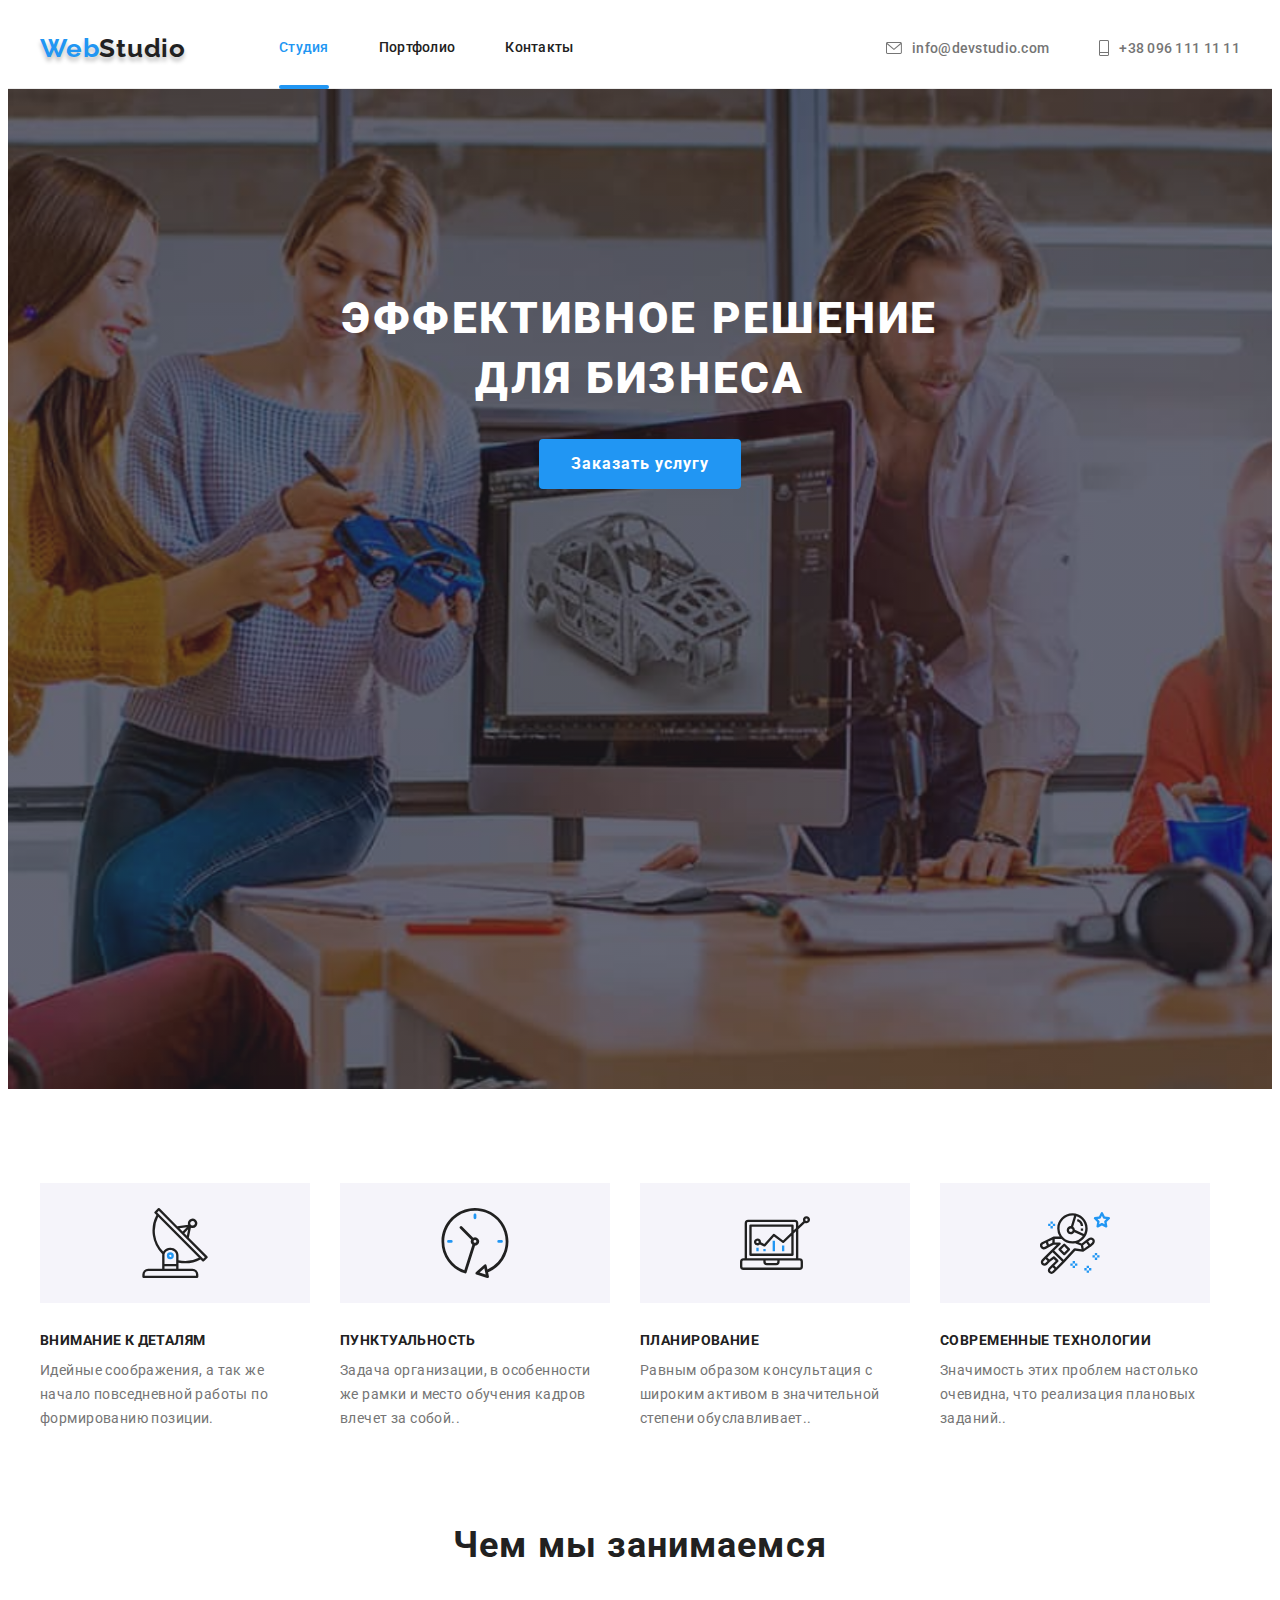
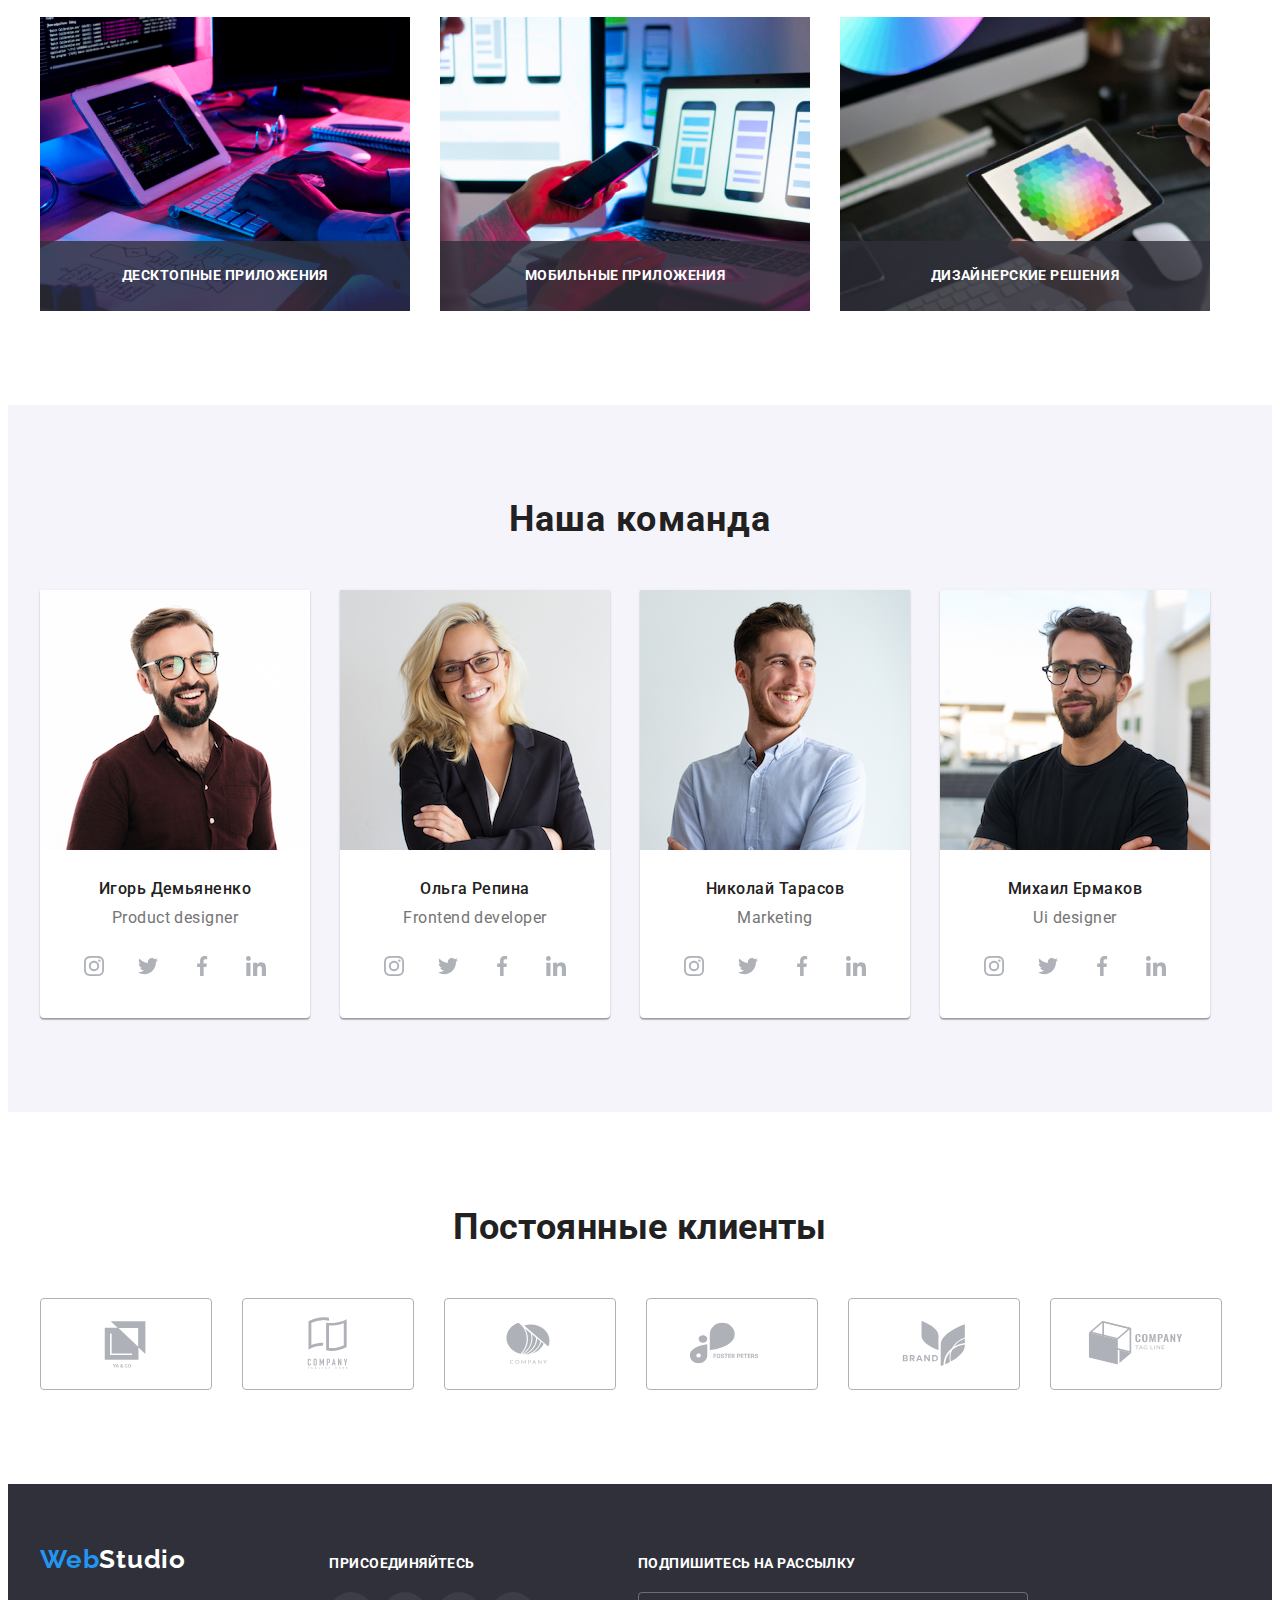
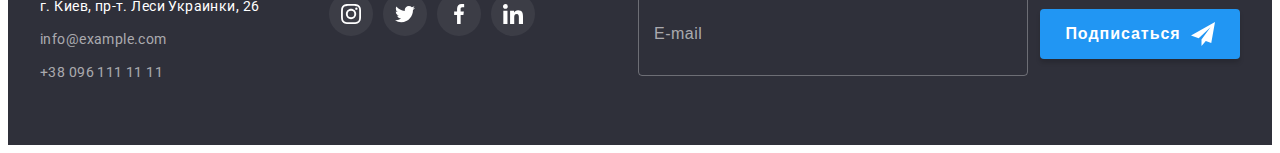
<file: index.html>
<!DOCTYPE html>
<html lang="ru">
  <head>
    <meta charset="UTF-8" />
    <meta http-equiv="X-UA-Compatible" content="IE=edge" />
    <meta name="viewport" content="width=device-width, initial-scale=1.0" />
    <title>Студия</title>
    <!--Fonts start-->
    <link rel="preconnect" href="https://fonts.googleapis.com" />
    <link rel="preconnect" href="https://fonts.gstatic.com" crossorigin />
    <link
      href="https://fonts.googleapis.com/css2?family=Raleway:wght@700&family=Roboto:wght@400;500;700;900&display=swap"
      rel="stylesheet"
    />
    <!--Fonts end-->

    <!--Normalize start-->
    <link
      rel="stylesheet"
      href="https://cdnjs.cloudflare.com/ajax/libs/modern-normalize/1.1.0/modern-normalize.min.css"
      integrity="sha512-wpPYUAdjBVSE4KJnH1VR1HeZfpl1ub8YT/NKx4PuQ5NmX2tKuGu6U/JRp5y+Y8XG2tV+wKQpNHVUX03MfMFn9Q=="
      crossorigin="anonymous"
      referrerpolicy="no-referrer"
    />
    <!--normalize end-->

    <link rel="stylesheet" href="./css/style.css" />
  </head>

  <body class="body">
    <!--Header SECT-->
    <header class="header">
      <div class="container nav_flex">
        <nav class="header_nav">
          <a class="logo_WebStudio link" lang="en" href="index.html"
            >Web<span class="logo-accent">Studio</span></a
          >

          <ul class="header_list_nav list">
            <li class="header_nav_item">
              <a class="header_nav_link link current" href="index.html"
                >Студия</a
              >
            </li>
            <li class="header_nav_item">
              <a class="header_nav_link link" href="portfolio.html"
                >Портфолио</a
              >
            </li>
            <li class="header_nav_item">
              <a class="header_nav_link link" href="#contacts">Контакты</a>
            </li>
          </ul>
        </nav>

        <ul class="header_list_contacts list">
          <li class="header_contact_item">
            <a class="header_contact_link link" href="mailto:info@devstudio.com"
              ><svg class="contact_icon" width="16" height="12">
                <use href="./images/icons.svg#mail"></use></svg
              >info@devstudio.com</a
            >
          </li>
          <li class="header_contact_item">
            <a class="header_contact_link link" href="tel:+380961111111"
              ><svg class="contact_icon" width="10" height="16">
                <use href="./images/icons.svg#tel"></use></svg
              >+38 096 111 11 11</a
            >
          </li>
        </ul>
      </div>
    </header>
    <!--Мain SECT-->

    <main>
      <section class="section_Hero">
        <div class="container">
          <h1 class="section_Hero_title">эффективное решение для бизнеса</h1>
          <button class="bttn" type="button" data-modal-open>
            Заказать услугу
          </button>
        </div>
      </section>
      <!-- CREDO sect -->
      <section class="section_credo">
        <div class="container">
          <h2 class="visually-hidden">credo</h2>
          <ul class="credo_list">
            <li class="credo_head list">
              <div class="credo-icon-fon">
                <svg class="credo-icon" width="70" height="70">
                  <use href="./images/icons.svg#antenna"></use>
                </svg>
              </div>

              <h3 class="credo_header">ВНИМАНИЕ К ДЕТАЛЯМ</h3>
              <p class="credo_text">
                Идейные соображения, а так же начало повседневной работы по
                формированию позиции.
              </p>
            </li>
            <li class="credo_head list">
              <div class="credo-icon-fon">
                <svg class="credo-icon" width="70" height="70">
                  <use href="./images/icons.svg#clock"></use>
                </svg>
              </div>

              <h3 class="credo_header">ПУНКТУАЛЬНОСТЬ</h3>
              <p class="credo_text">
                Задача организации, в особенности же рамки и место обучения
                кадров влечет за собой..
              </p>
            </li>
            <li class="credo_head list">
              <div class="credo-icon-fon">
                <svg class="credo-icon" width="70" height="70">
                  <use href="./images/icons.svg#diagram"></use>
                </svg>
              </div>

              <h3 class="credo_header">ПЛАНИРОВАНИЕ</h3>
              <p class="credo_text">
                Равным образом консультация с широким активом в значительной
                степени обуславливает..
              </p>
            </li>
            <li class="credo_head list">
              <div class="credo-icon-fon">
                <svg class="credo-icon" width="70" height="70">
                  <use href="./images/icons.svg#astronaut"></use>
                </svg>
              </div>

              <h3 class="credo_header">СОВРЕМЕННЫЕ ТЕХНОЛОГИИ</h3>
              <p class="credo_text">
                Значимость этих проблем настолько очевидна, что реализация
                плановых заданий..
              </p>
            </li>
          </ul>
        </div>
      </section>
      <!--What are we doing-->
      <section class="we_section">
        <div class="container">
          <h2 class="we_text">Чем мы занимаемся</h2>
          <ul class="we_list list">
            <li class="we_item">
              <img src="images/img.jpg" alt="PC" width="370" height="294" />
              <p class="work_text">Десктопные приложения</p>
            </li>
            <li class="we_item">
              <img
                src="images/img1.jpg"
                alt="LAPTOP"
                width="370"
                height="294"
              />
              <p class="work_text">Мобильные приложения</p>
            </li>
            <li class="we_item">
              <img src="images/img2.jpg" alt="PAD" width="370" height="294" />
              <p class="work_text">Дизайнерские решения</p>
            </li>
          </ul>
        </div>
      </section>
      <!--Our TEAM sect-->
      <section class="team_section">
        <div class="container">
          <h2 class="our_team_header">Наша команда</h2>
          <ul class="our_team_list list">
            <li class="our_team_item">
              <img
                src="images/ИгорьДемьяненко.jpg"
                alt="Игорь Демьяненко 1"
                width="270"
                height="260"
              />

              <div class="our_team_work">
                <h3 class="our_team_name">Игорь Демьяненко</h3>
                <p class="our_team_profession">Product designer</p>

                <ul class="team-social-list list">
                  <li class="team-social-item">
                    <a class="team-social-link link" href="">
                      <svg class="team-social-icon" width="20" height="20">
                        <use href="./images/icons.svg#instagram"></use>
                      </svg>
                    </a>
                  </li>

                  <li class="team-social-item">
                    <a class="team-social-link link" href="">
                      <svg class="team-social-icon" width="20" height="20">
                        <use href="./images/icons.svg#twitter"></use>
                      </svg>
                    </a>
                  </li>

                  <li class="team-social-item">
                    <a class="team-social-link link" href="">
                      <svg class="team-social-icon" width="20" height="20">
                        <use href="./images/icons.svg#facebook"></use>
                      </svg>
                    </a>
                  </li>

                  <li class="team-social-item">
                    <a class="team-social-link link" href="">
                      <svg class="team-social-icon" width="20" height="20">
                        <use href="./images/icons.svg#linkedin"></use>
                      </svg>
                    </a>
                  </li>
                </ul>
              </div>
            </li>

            <li class="our_team_item">
              <img
                src="images/ОльгаРепина.jpg"
                alt="Oльга Репина 2"
                width="270"
                height="260"
              />
              <div class="our_team_work">
                <h3 class="our_team_name">Ольга Репина</h3>
                <p class="our_team_profession">Frontend developer</p>

                <ul class="team-social-list list">
                  <li class="team-social-item">
                    <a class="team-social-link link" href="">
                      <svg class="team-social-icon" width="20" height="20">
                        <use href="./images/icons.svg#instagram"></use>
                      </svg>
                    </a>
                  </li>

                  <li class="team-social-item">
                    <a class="team-social-link link" href="">
                      <svg class="team-social-icon" width="20" height="20">
                        <use href="./images/icons.svg#twitter"></use>
                      </svg>
                    </a>
                  </li>

                  <li class="team-social-item">
                    <a class="team-social-link link" href="">
                      <svg class="team-social-icon" width="20" height="20">
                        <use href="./images/icons.svg#facebook"></use>
                      </svg>
                    </a>
                  </li>

                  <li class="team-social-item">
                    <a class="team-social-link link" href="">
                      <svg class="team-social-icon" width="20" height="20">
                        <use href="./images/icons.svg#linkedin"></use>
                      </svg>
                    </a>
                  </li>
                </ul>
              </div>
            </li>
            <li class="our_team_item">
              <img
                src="images/НиколайТарасов.jpg"
                alt="Николай Тарасов 3"
                width="270"
                height="260"
              />

              <div class="our_team_work">
                <h3 class="our_team_name">Николай Тарасов</h3>
                <p class="our_team_profession">Marketing</p>

                <ul class="team-social-list list">
                  <li class="team-social-item">
                    <a class="team-social-link link" href="">
                      <svg class="team-social-icon" width="20" height="20">
                        <use href="./images/icons.svg#instagram"></use>
                      </svg>
                    </a>
                  </li>

                  <li class="team-social-item">
                    <a class="team-social-link link" href="">
                      <svg class="team-social-icon" width="20" height="20">
                        <use href="./images/icons.svg#twitter"></use>
                      </svg>
                    </a>
                  </li>

                  <li class="team-social-item">
                    <a class="team-social-link link" href="">
                      <svg class="team-social-icon" width="20" height="20">
                        <use href="./images/icons.svg#facebook"></use>
                      </svg>
                    </a>
                  </li>

                  <li class="team-social-item">
                    <a class="team-social-link link" href="">
                      <svg class="team-social-icon" width="20" height="20">
                        <use href="./images/icons.svg#linkedin"></use>
                      </svg>
                    </a>
                  </li>
                </ul>
              </div>
            </li>

            <li class="our_team_item">
              <img
                src="images/МихаилЕрмаков.jpg"
                alt="Михаил Ермаков 4"
                width="270"
                height="260"
              />

              <div class="our_team_work">
                <h3 class="our_team_name">Михаил Ермаков</h3>
                <p class="our_team_profession">Ui designer</p>

                <ul class="team-social-list list">
                  <li class="team-social-item">
                    <a class="team-social-link link" href="">
                      <svg class="team-social-icon" width="20" height="20">
                        <use href="./images/icons.svg#instagram"></use>
                      </svg>
                    </a>
                  </li>

                  <li class="team-social-item">
                    <a class="team-social-link link" href="">
                      <svg class="team-social-icon" width="20" height="20">
                        <use href="./images/icons.svg#twitter"></use>
                      </svg>
                    </a>
                  </li>

                  <li class="team-social-item">
                    <a class="team-social-link link" href="">
                      <svg class="team-social-icon" width="20" height="20">
                        <use href="./images/icons.svg#facebook"></use>
                      </svg>
                    </a>
                  </li>

                  <li class="team-social-item">
                    <a class="team-social-link link" href="">
                      <svg class="team-social-icon" width="20" height="20">
                        <use href="./images/icons.svg#linkedin"></use>
                      </svg>
                    </a>
                  </li>
                </ul>
              </div>
            </li>
          </ul>
        </div>
      </section>
      <!-- Clients -->
      <section class="client_section">
        <div class="container">
          <h2 class="client_title">Постоянные клиенты</h2>
          <ul class="client_list list">
            <li class="client_item">
              <a class="client_link link" href="">
                <svg class="client_icon" width="106" height="60">
                  <use href="./images/icons.svg#logo-1"></use>
                </svg>
              </a>
            </li>

            <li class="client_item">
              <a class="client_link link" href="">
                <svg class="client_icon" width="106" height="60">
                  <use href="./images/icons.svg#logo-2"></use>
                </svg>
              </a>
            </li>

            <li class="client_item">
              <a class="client_link link" href="">
                <svg class="client_icon" width="106" height="60">
                  <use href="./images/icons.svg#logo-3"></use>
                </svg>
              </a>
            </li>

            <li class="client_item">
              <a class="client_link link" href="">
                <svg class="client_icon" width="106" height="60">
                  <use href="./images/icons.svg#logo-4"></use>
                </svg>
              </a>
            </li>

            <li class="client_item">
              <a class="client_link link" href="">
                <svg class="client_icon" width="106" height="60">
                  <use href="./images/icons.svg#logo-5"></use>
                </svg>
              </a>
            </li>

            <li class="client_item">
              <a class="client_link link" href="">
                <svg class="client_icon" width="106" height="60">
                  <use href="./images/icons.svg#logo-6"></use>
                </svg>
              </a>
            </li>
          </ul>
        </div>
      </section>
    </main>
    <!--Footer SECT-->
    <footer class="footer">
      <div class="container">
        <div class="footer_contacts_flex">
          <a class="logo_WebStudio_foot link" lang="en" href="index.html"
            >Web<span class="logo-accent_foot">Studio</span></a
          >
          <address class="ft_contact">
            <ul class="ft_adress_list list">
              <li class="location_item">
                <a
                  class="footer_location_link link"
                  href="https://bit.ly/3pXMvUd"
                  target="_blank"
                  rel="noopener noreferrer"
                  >г. Киев, пр-т. Леси Украинки, 26</a
                >
              </li>
              <li class="mail_tel_item">
                <a
                  class="mail_tel_link link"
                  lang="en"
                  href="mailto:info@devstudio.com"
                  >info@example.com</a
                >
              </li>
              <li class="mail_tel_item">
                <a class="mail_tel_link link" href="tel:+380961111111"
                  >+38 096 111 11 11</a
                >
              </li>
            </ul>
          </address>
        </div>
        <div class="footer_social_flex">
          <p class="footer_social_text">Присоединяйтесь</p>
          <ul class="footer_social_list list">
            <li class="footer_social_item">
              <a class="footer_social_link" href="">
                <svg class="footer_social_icon" width="20" height="20">
                  <use href="./images/icons.svg#instagram"></use>
                </svg>
              </a>
            </li>

            <li class="footer_social_item">
              <a class="footer_social_link" href="">
                <svg class="footer_social_icon" width="20" height="20">
                  <use href="./images/icons.svg#twitter"></use>
                </svg>
              </a>
            </li>

            <li class="footer_social_item">
              <a class="footer_social_link" href="">
                <svg class="footer_social_icon" width="20" height="20">
                  <use href="./images/icons.svg#facebook"></use>
                </svg>
              </a>
            </li>

            <li class="footer_social_item">
              <a class="footer_social_link" href="">
                <svg class="footer_social_icon" width="20" height="20">
                  <use href="./images/icons.svg#linkedin"></use>
                </svg>
              </a>
            </li>
          </ul>
        </div>
        <div class="footer_email_form_container">
          <p class="footer_email_input_title">Подпишитесь на рассылку</p>
          <form class="footer_email_form">
            <label for="footer-e-mail" class="footer_email_field"></label>
            <input
              type="email"
              class="footer_email_input"
              name="e-mail"
              id="footer-e-mail"
              placeholder="E-mail"
              pattern="[a-z0-9._%+-]+@[a-z0-9.-]+\.[a-z]{2,}$"
              required
            />
            <button type="submit" class="footer_email_submit_button">
              Подписаться
              <svg class="icon_send" width="24px" height="24px">
                <use href="./images/icons.svg#send"></use>
              </svg>
            </button>
          </form>
        </div>
      </div>
    </footer>
    <!-- Modal window -->
    <div class="backdrop is-hidden" data-modal>
      <div class="modal">
        <form class="form">
          <p class="form_title">Оставьте свои данные, мы вам перезвоним</p>

          <div class="form_field top_title">
            <label class="form_label" for="name">Имя</label>
            <input
              class="form_input"
              type="text"
              name="name"
              id="name"
              required
            />
            <svg class="input_icon" width="18" height="18">
              <use href="./images/icons.svg#modal-name"></use>
            </svg>
          </div>
          <div class="form_field">
            <label class="form_label" for="tel">Телефон</label>
            <input
              class="form_input"
              type="tel"
              name="tel"
              id="tel"
              required
              autofocus
            />
            <svg class="input_icon" width="18" height="18">
              <use href="./images/icons.svg#modal-tel"></use>
            </svg>
          </div>
          <div class="form_field">
            <label class="form_label" for="email">Почта</label>
            <input
              class="form_input"
              type="email"
              name="email"
              id="email"
              required
            />
            <svg class="input_icon" width="18" height="18">
              <use href="./images/icons.svg#modal-mail"></use>
            </svg>
          </div>
          <div class="form_field_comment">
            <label class="comment_label" for="comment">Комментарий</label>
            <textarea
              class="comment"
              name="comment"
              id="comment"
              rows="9"
              placeholder="Введите текст"
            ></textarea>
          </div>
          <div class="form_field_chek">
            <label class="policy_label" for="policy">
              <input
                class="form_checkbox"
                type="checkbox"
                name="policy"
                id="policy"
                required
              />
              <span class="modal_chek"></span>
              Соглашаюсь с рассылкой и принимаю
              <a class="policy_link" href="">Условия договора</a>
            </label>
          </div>
          <button class="form_btn" type="submit">Отправить</button>
        </form>
        <button type="button" class="close_btn" data-modal-close>
          <svg class="modal_icon_button" width="11" height="11">
            <use href="./images/icons.svg#close"></use>
          </svg>
        </button>
      </div>
    </div>
    <script src="./js/modal.js"></script>
  </body>
</html>
</file>
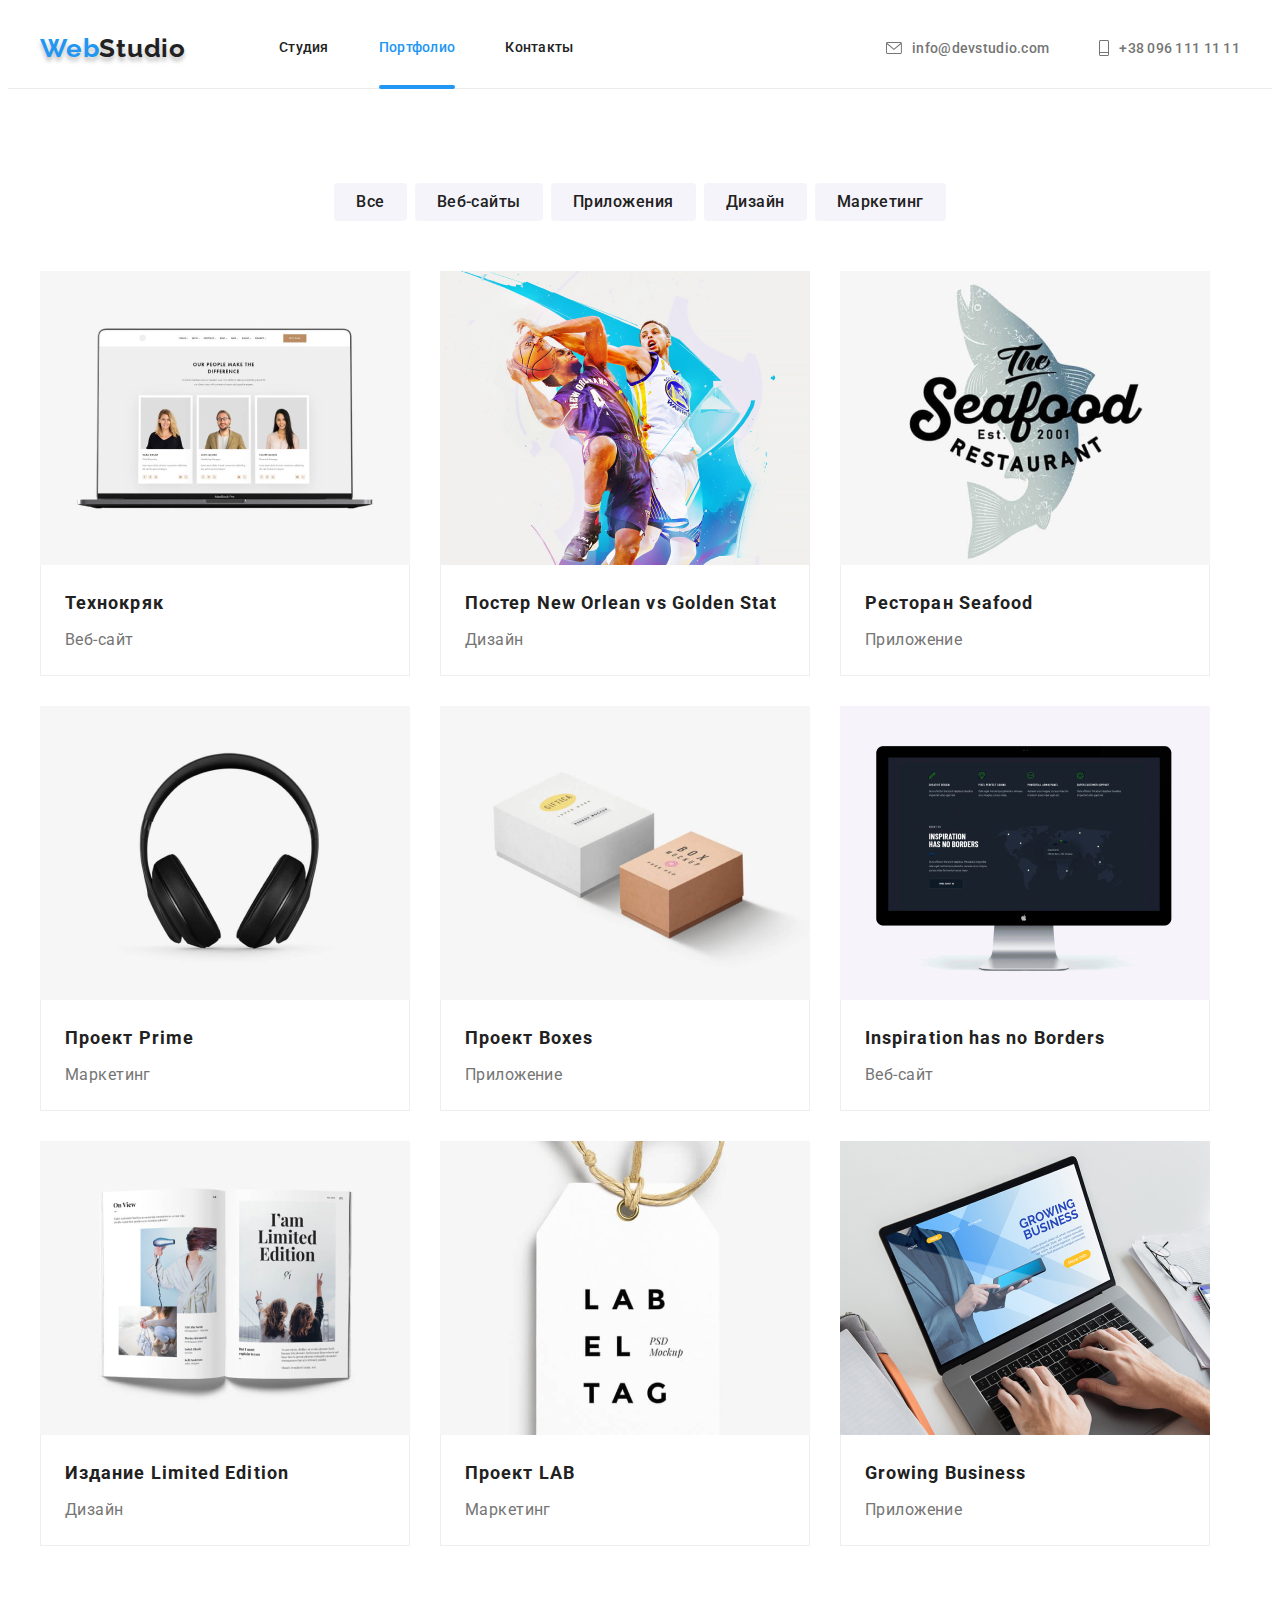
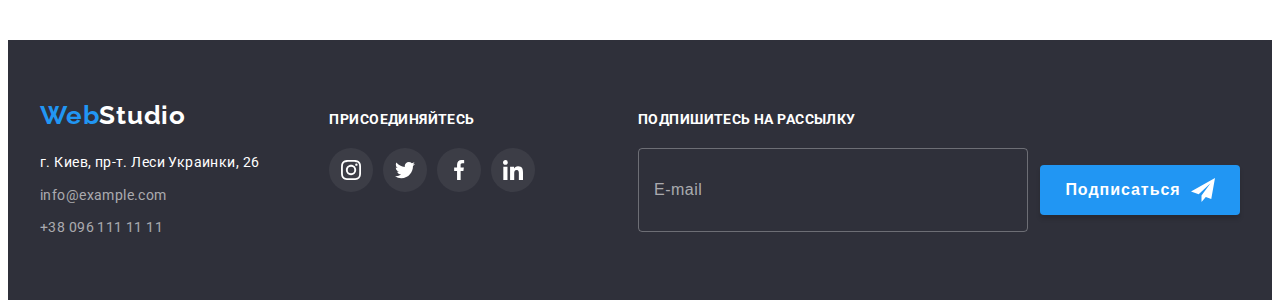
<file: portfolio.html>
<!DOCTYPE html>
<html lang="ru">
  <head>
    <meta charset="UTF-8" />
    <meta http-equiv="X-UA-Compatible" content="IE=edge" />
    <meta name="viewport" content="width=device-width, initial-scale=1.0" />
    <title>Портфолио</title>
    <!--Fonts start-->
    <link rel="preconnect" href="https://fonts.googleapis.com" />
    <link rel="preconnect" href="https://fonts.gstatic.com" crossorigin />
    <link
      href="https://fonts.googleapis.com/css2?family=Raleway:wght@700&family=Roboto:wght@400;500;700;900&display=swap"
      rel="stylesheet"
    />
    <!--Fonts end-->

    <!--Normalize start-->
    <link
      rel="stylesheet"
      href="https://cdnjs.cloudflare.com/ajax/libs/modern-normalize/1.1.0/modern-normalize.min.css"
      integrity="sha512-wpPYUAdjBVSE4KJnH1VR1HeZfpl1ub8YT/NKx4PuQ5NmX2tKuGu6U/JRp5y+Y8XG2tV+wKQpNHVUX03MfMFn9Q=="
      crossorigin="anonymous"
      referrerpolicy="no-referrer"
    />
    <!--normalize end-->

    <link rel="stylesheet" href="./css/style.css" />
  </head>
  <body class="body">
    <!--Header SECT-->
    <header class="header">
      <div class="container nav_flex">
        <nav class="header_nav">
          <a class="logo_WebStudio link" lang="en" href="./index.html"
            >Web<span class="logo-accent">Studio</span></a
          >

          <ul class="header_list_nav list">
            <li class="header_nav_item">
              <a class="header_nav_link link" href="index.html">Студия</a>
            </li>
            <li class="header_nav_item">
              <a class="header_nav_link link current" href="portfolio.html"
                >Портфолио</a
              >
            </li>
            <li class="header_nav_item">
              <a class="header_nav_link link" href="#contacts">Контакты</a>
            </li>
          </ul>
        </nav>

        <ul class="header_list_contacts list">
          <li class="header_contact_item">
            <a class="header_contact_link link" href="mailto:info@devstudio.com"
              ><svg class="contact_icon" width="16" height="12">
                <use href="./images/icons.svg#mail"></use></svg
              >info@devstudio.com</a
            >
          </li>
          <li class="header_contact_item">
            <a class="header_contact_link link" href="tel:+380961111111"
              ><svg class="contact_icon" width="10" height="16">
                <use href="./images/icons.svg#tel"></use></svg
              >+38 096 111 11 11</a
            >
          </li>
        </ul>
      </div>
    </header>
    <!-- Мain SECT portfolio -->
    <main>
      <section class="portfolio_section">
        <div class="container">
          <h1 class="visually-hidden">top_bttn</h1>
          <ul class="Portfolio_bttns list">
            <li class="portfolio_bttn_item">
              <button class="bttns" type="button">Все</button>
            </li>
            <li class="portfolio_bttn_item">
              <button class="bttns" type="button">Веб-сайты</button>
            </li>
            <li class="portfolio_bttn_item">
              <button class="bttns" type="button">Приложения</button>
            </li>
            <li class="portfolio_bttn_item">
              <button class="bttns" type="button">Дизайн</button>
            </li>
            <li class="portfolio_bttn_item">
              <button class="bttns" type="button">Маркетинг</button>
            </li>
          </ul>
        </div>
        <div class="container">
          <ul class="our_project_list list">
            <li class="our_project_item">
              <a class="our_project_link link" href="">
                <div class="our_project_description">
                  <img
                    src="images/img10.jpg"
                    alt="технокряк"
                    width="370"
                    height="294"
                  />
                  <div class="our_project_overlay">
                    <p class="our_project_description_text">
                      Ресурс предлагает комплексные предложения с разным уровнем
                      функционала и сервисов. Все это позволит посетителю
                      получить исчерпывающие сведения о компании или частном
                      лице.
                    </p>
                  </div>
                </div>
                <div class="our_project_border">
                  <h2 class="our_project_title">Технокряк</h2>
                  <p class="our_project_text">Веб-сайт</p>
                </div>
              </a>
            </li>

            <li class="our_project_item">
              <a class="our_project_link link" href="">
                <div class="our_project_description">
                  <img
                    src="images/img-2.jpg"
                    alt="Постер New Orlean vs Golden State"
                    width="370"
                    height="294"
                  />
                  <div class="our_project_overlay">
                    <p class="our_project_description_text">
                      Ресурс предлагает комплексные предложения с разным уровнем
                      функционала и сервисов. Все это позволит посетителю
                      получить исчерпывающие сведения о компании или частном
                      лице.
                    </p>
                  </div>
                </div>
                <div class="our_project_border">
                  <h2 class="our_project_title">
                    Постер New Orlean vs Golden Stat
                  </h2>
                  <p class="our_project_text">Дизайн</p>
                </div>
              </a>
            </li>

            <li class="our_project_item">
              <a class="our_project_link link" href="">
                <div class="our_project_description">
                  <img
                    src="images/img-3.jpg"
                    alt="Ресторан Seafood"
                    width="370"
                    height="294"
                  />
                  <div class="our_project_overlay">
                    <p class="our_project_description_text">
                      Ресурс предлагает комплексные предложения с разным уровнем
                      функционала и сервисов. Все это позволит посетителю
                      получить исчерпывающие сведения о компании или частном
                      лице.
                    </p>
                  </div>
                </div>
                <div class="our_project_border">
                  <h2 class="our_project_title">Ресторан Seafood</h2>
                  <p class="our_project_text">Приложение</p>
                </div>
              </a>
            </li>

            <li class="our_project_item">
              <a class="our_project_link link" href="">
                <div class="our_project_description">
                  <img
                    src="images/img-4.jpg"
                    alt="Проект Prime"
                    width="370"
                    height="294"
                  />
                  <div class="our_project_overlay">
                    <p class="our_project_description_text">
                      Ресурс предлагает комплексные предложения с разным уровнем
                      функционала и сервисов. Все это позволит посетителю
                      получить исчерпывающие сведения о компании или частном
                      лице.
                    </p>
                  </div>
                </div>
                <div class="our_project_border">
                  <h2 class="our_project_title">Проект Prime</h2>
                  <p class="our_project_text">Маркетинг</p>
                </div>
              </a>
            </li>

            <li class="our_project_item">
              <a class="our_project_link link" href="">
                <div class="our_project_description">
                  <img
                    src="images/img-5.jpg"
                    alt="Проект Boxes"
                    width="370"
                    height="294"
                  />
                  <div class="our_project_overlay">
                    <p class="our_project_description_text">
                      Ресурс предлагает комплексные предложения с разным уровнем
                      функционала и сервисов. Все это позволит посетителю
                      получить исчерпывающие сведения о компании или частном
                      лице.
                    </p>
                  </div>
                </div>
                <div class="our_project_border">
                  <h2 class="our_project_title">Проект Boxes</h2>
                  <p class="our_project_text">Приложение</p>
                </div>
              </a>
            </li>

            <li class="our_project_item">
              <a class="our_project_link link" href="">
                <div class="our_project_description">
                  <img
                    src="images/img-6.jpg"
                    alt="Inspiration has no Borders"
                    width="370"
                    height="294"
                  />
                  <div class="our_project_overlay">
                    <p class="our_project_description_text">
                      Ресурс предлагает комплексные предложения с разным уровнем
                      функционала и сервисов. Все это позволит посетителю
                      получить исчерпывающие сведения о компании или частном
                      лице.
                    </p>
                  </div>
                </div>
                <div class="our_project_border">
                  <h2 class="our_project_title">Inspiration has no Borders</h2>
                  <p class="our_project_text">Веб-сайт</p>
                </div>
              </a>
            </li>

            <li class="our_project_item">
              <a class="our_project_link link" href="">
                <div class="our_project_description">
                  <img
                    src="images/img-7.jpg"
                    alt="Издание Limited Edition"
                    width="370"
                    height="294"
                  />
                  <div class="our_project_overlay">
                    <p class="our_project_description_text">
                      Ресурс предлагает комплексные предложения с разным уровнем
                      функционала и сервисов. Все это позволит посетителю
                      получить исчерпывающие сведения о компании или частном
                      лице.
                    </p>
                  </div>
                </div>
                <div class="our_project_border">
                  <h2 class="our_project_title">Издание Limited Edition</h2>
                  <p class="our_project_text">Дизайн</p>
                </div>
              </a>
            </li>

            <li class="our_project_item">
              <a class="our_project_link link" href="">
                <div class="our_project_description">
                  <img
                    src="images/img-8.jpg"
                    alt="Проект LAB"
                    width="370"
                    height="294"
                  />
                  <div class="our_project_overlay">
                    <p class="our_project_description_text">
                      Ресурс предлагает комплексные предложения с разным уровнем
                      функционала и сервисов. Все это позволит посетителю
                      получить исчерпывающие сведения о компании или частном
                      лице.
                    </p>
                  </div>
                </div>
                <div class="our_project_border">
                  <h2 class="our_project_title">Проект LAB</h2>
                  <p class="our_project_text">Маркетинг</p>
                </div>
              </a>
            </li>

            <li class="our_project_item">
              <a class="our_project_link link" href="">
                <div class="our_project_description">
                  <img
                    src="images/img-9.jpg"
                    alt="Growing Business"
                    width="370"
                    height="294"
                  />
                  <div class="our_project_overlay">
                    <p class="our_project_description_text">
                      Ресурс предлагает комплексные предложения с разным уровнем
                      функционала и сервисов. Все это позволит посетителю
                      получить исчерпывающие сведения о компании или частном
                      лице.
                    </p>
                  </div>
                </div>
                <div class="our_project_border">
                  <h2 class="our_project_title">Growing Business</h2>
                  <p class="our_project_text">Приложение</p>
                </div>
              </a>
            </li>
          </ul>
        </div>
      </section>
    </main>
    <!--Footer SECT-->
    <footer class="footer">
      <div class="container">
        <div class="footer_contacts_flex">
          <a class="logo_WebStudio_foot link" lang="en" href="index.html"
            >Web<span class="logo-accent_foot">Studio</span></a
          >
          <address class="ft_contact">
            <ul class="ft_adress_list list">
              <li class="location_item">
                <a
                  class="footer_location_link link"
                  href="https://bit.ly/3pXMvUd"
                  target="_blank"
                  rel="noopener noreferrer"
                  >г. Киев, пр-т. Леси Украинки, 26</a
                >
              </li>
              <li class="mail_tel_item">
                <a
                  class="mail_tel_link link"
                  lang="en"
                  href="mailto:info@devstudio.com"
                  >info@example.com</a
                >
              </li>
              <li class="mail_tel_item">
                <a class="mail_tel_link link" href="tel:+380961111111"
                  >+38 096 111 11 11</a
                >
              </li>
            </ul>
          </address>
        </div>
        <div class="footer_social_flex">
          <p class="footer_social_text">Присоединяйтесь</p>
          <ul class="footer_social_list list">
            <li class="footer_social_item">
              <a class="footer_social_link" href="">
                <svg class="footer_social_icon" width="20" height="20">
                  <use href="./images/icons.svg#instagram"></use>
                </svg>
              </a>
            </li>

            <li class="footer_social_item">
              <a class="footer_social_link" href="">
                <svg class="footer_social_icon" width="20" height="20">
                  <use href="./images/icons.svg#twitter"></use>
                </svg>
              </a>
            </li>

            <li class="footer_social_item">
              <a class="footer_social_link" href="">
                <svg class="footer_social_icon" width="20" height="20">
                  <use href="./images/icons.svg#facebook"></use>
                </svg>
              </a>
            </li>

            <li class="footer_social_item">
              <a class="footer_social_link" href="">
                <svg class="footer_social_icon" width="20" height="20">
                  <use href="./images/icons.svg#linkedin"></use>
                </svg>
              </a>
            </li>
          </ul>
        </div>
        <div class="footer_email_form_container">
          <p class="footer_email_input_title">Подпишитесь на рассылку</p>
          <form class="footer_email_form">
            <label for="footer-e-mail" class="footer_email_field"></label>
            <input
              type="email"
              class="footer_email_input"
              name="e-mail"
              id="footer-e-mail"
              placeholder="E-mail"
              pattern="[a-z0-9._%+-]+@[a-z0-9.-]+\.[a-z]{2,}$"
            />
            <button type="submit" class="footer_email_submit_button">
              Подписаться
              <svg class="icon_send" width="24px" height="24px">
                <use href="./images/icons.svg#send"></use>
              </svg>
            </button>
          </form>
        </div>
      </div>
    </footer>
  </body>
</html>
</file>
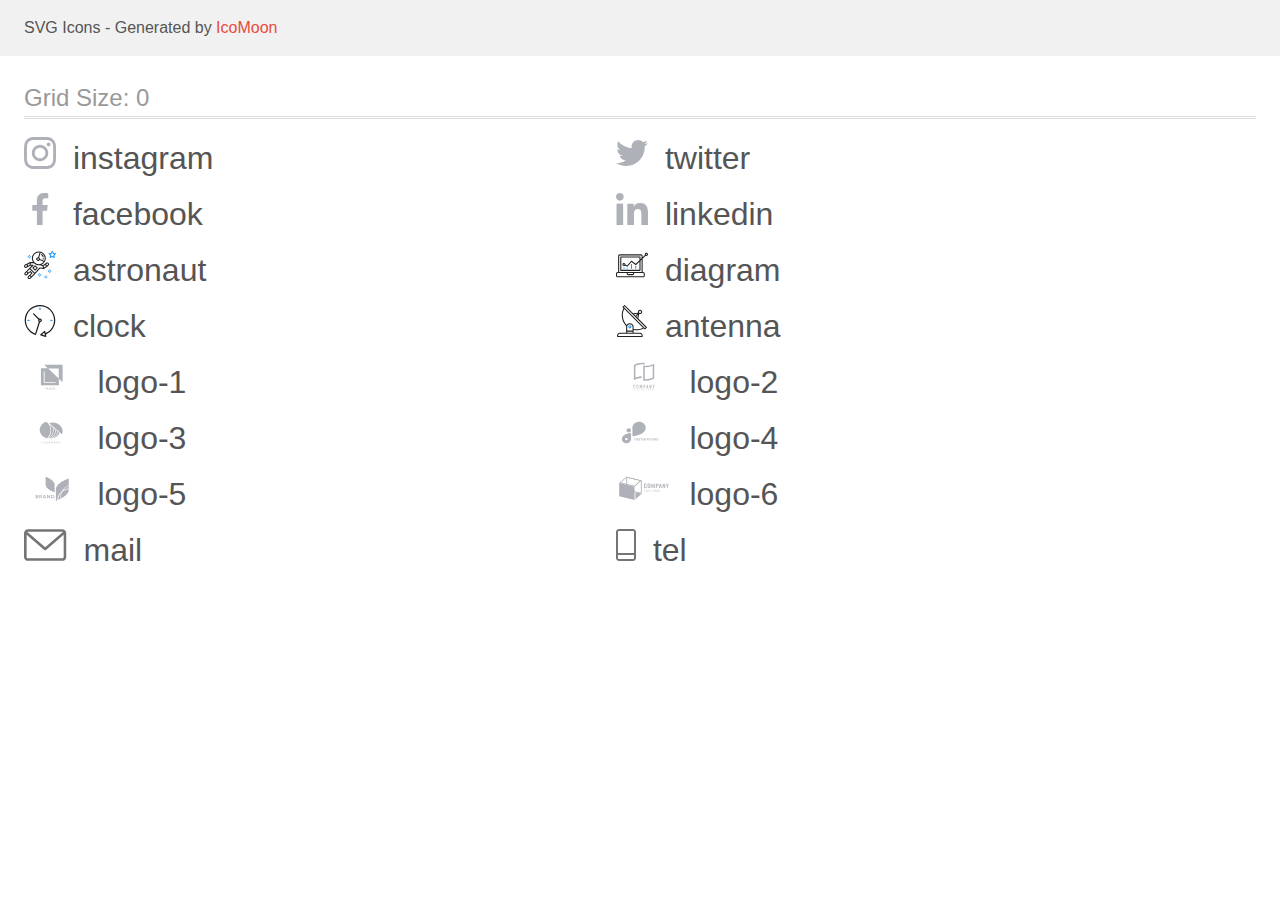
<file: images/icons/icomoon/demo.html>
<!doctype html>
<html>
<head>
    <title>IcoMoon - SVG Icons</title>
    <meta charset="utf-8">
    <meta name="viewport" content="width=device-width, initial-scale=1">
    <link rel="stylesheet" href="demo-files/demo.css">
    <link rel="stylesheet" href="style.css">
</head>
<body>
<svg aria-hidden="true" style="position: absolute; width: 0; height: 0; overflow: hidden;" version="1.1" xmlns="http://www.w3.org/2000/svg" xmlns:xlink="http://www.w3.org/1999/xlink">
<defs>
<symbol id="instagram" viewBox="0 0 32 32">
<path fill="#afb1b8" style="fill: var(--color1, #afb1b8)" d="M31.969 9.408c-0.075-1.7-0.35-2.869-0.744-3.882-0.406-1.075-1.032-2.038-1.851-2.838-0.8-0.813-1.769-1.444-2.832-1.844-1.019-0.394-2.182-0.669-3.882-0.744-1.713-0.081-2.257-0.1-6.601-0.1s-4.888 0.019-6.595 0.094c-1.7 0.075-2.869 0.35-3.882 0.744-1.075 0.406-2.038 1.031-2.838 1.85-0.813 0.8-1.444 1.769-1.844 2.832-0.394 1.019-0.669 2.182-0.744 3.882-0.081 1.713-0.1 2.257-0.1 6.601s0.019 4.888 0.094 6.595c0.075 1.7 0.35 2.869 0.744 3.882 0.406 1.075 1.038 2.038 1.85 2.838 0.8 0.813 1.769 1.444 2.832 1.844 1.019 0.394 2.182 0.669 3.882 0.744 1.706 0.075 2.25 0.094 6.595 0.094s4.888-0.019 6.595-0.094c1.7-0.075 2.869-0.35 3.882-0.744 2.151-0.832 3.851-2.532 4.682-4.682 0.394-1.019 0.669-2.182 0.744-3.882 0.075-1.707 0.094-2.251 0.094-6.595s-0.006-4.888-0.081-6.595zM29.087 22.473c-0.069 1.563-0.331 2.407-0.55 2.969-0.538 1.394-1.644 2.5-3.038 3.038-0.563 0.219-1.413 0.481-2.969 0.55-1.688 0.075-2.194 0.094-6.464 0.094s-4.782-0.019-6.464-0.094c-1.563-0.069-2.407-0.331-2.969-0.55-0.694-0.256-1.325-0.663-1.838-1.194-0.531-0.519-0.938-1.144-1.194-1.838-0.219-0.563-0.481-1.413-0.55-2.969-0.075-1.688-0.094-2.194-0.094-6.464s0.019-4.782 0.094-6.464c0.069-1.563 0.331-2.407 0.55-2.969 0.256-0.694 0.663-1.325 1.2-1.838 0.519-0.531 1.144-0.938 1.838-1.194 0.563-0.219 1.413-0.481 2.969-0.55 1.688-0.075 2.194-0.094 6.464-0.094 4.276 0 4.782 0.019 6.464 0.094 1.563 0.069 2.407 0.331 2.969 0.55 0.694 0.256 1.325 0.662 1.838 1.194 0.531 0.519 0.938 1.144 1.194 1.838 0.219 0.563 0.481 1.413 0.55 2.969 0.075 1.688 0.094 2.194 0.094 6.464s-0.019 4.77-0.094 6.458z"></path>
<path fill="#afb1b8" style="fill: var(--color1, #afb1b8)" d="M16.059 7.783c-4.538 0-8.22 3.682-8.22 8.22s3.682 8.22 8.22 8.22c4.539 0 8.22-3.682 8.22-8.22s-3.682-8.22-8.22-8.22zM16.059 21.335c-2.944 0-5.332-2.388-5.332-5.332s2.388-5.332 5.332-5.332c2.944 0 5.332 2.388 5.332 5.332s-2.388 5.332-5.332 5.332z"></path>
<path fill="#afb1b8" style="fill: var(--color1, #afb1b8)" d="M26.524 7.458c0 1.060-0.859 1.919-1.919 1.919s-1.919-0.859-1.919-1.919c0-1.060 0.859-1.919 1.919-1.919s1.919 0.859 1.919 1.919z"></path>
</symbol>
<symbol id="twitter" viewBox="0 0 32 32">
<path fill="#afb1b8" style="fill: var(--color1, #afb1b8)" d="M32 6.078c-1.19 0.522-2.458 0.868-3.78 1.036 1.36-0.812 2.398-2.088 2.886-3.626-1.268 0.756-2.668 1.29-4.16 1.588-1.204-1.282-2.92-2.076-4.792-2.076-3.632 0-6.556 2.948-6.556 6.562 0 0.52 0.044 1.020 0.152 1.496-5.454-0.266-10.28-2.88-13.522-6.862-0.566 0.982-0.898 2.106-0.898 3.316 0 2.272 1.17 4.286 2.914 5.452-1.054-0.020-2.088-0.326-2.964-0.808 0 0.020 0 0.046 0 0.072 0 3.188 2.274 5.836 5.256 6.446-0.534 0.146-1.116 0.216-1.72 0.216-0.42 0-0.844-0.024-1.242-0.112 0.85 2.598 3.262 4.508 6.13 4.57-2.232 1.746-5.066 2.798-8.134 2.798-0.538 0-1.054-0.024-1.57-0.090 2.906 1.874 6.35 2.944 10.064 2.944 12.072 0 18.672-10 18.672-18.668 0-0.29-0.010-0.57-0.024-0.848 1.302-0.924 2.396-2.078 3.288-3.406z"></path>
</symbol>
<symbol id="facebook" viewBox="0 0 32 32">
<path fill="#afb1b8" style="fill: var(--color1, #afb1b8)" d="M21.329 5.313h2.921v-5.088c-0.504-0.069-2.237-0.225-4.256-0.225-4.212 0-7.097 2.649-7.097 7.519v4.481h-4.648v5.688h4.648v14.312h5.699v-14.311h4.46l0.708-5.688h-5.169v-3.919c0.001-1.644 0.444-2.769 2.735-2.769z"></path>
</symbol>
<symbol id="linkedin" viewBox="0 0 32 32">
<path fill="#afb1b8" style="fill: var(--color1, #afb1b8)" d="M31.992 32v-0.001h0.008v-11.736c0-5.741-1.236-10.164-7.948-10.164-3.227 0-5.392 1.771-6.276 3.449h-0.093v-2.913h-6.364v21.364h6.627v-10.579c0-2.785 0.528-5.479 3.977-5.479 3.399 0 3.449 3.179 3.449 5.657v10.401h6.62z"></path>
<path fill="#afb1b8" style="fill: var(--color1, #afb1b8)" d="M0.528 10.636h6.635v21.364h-6.635v-21.364z"></path>
<path fill="#afb1b8" style="fill: var(--color1, #afb1b8)" d="M3.843 0c-2.121 0-3.843 1.721-3.843 3.843s1.721 3.879 3.843 3.879c2.121 0 3.843-1.757 3.843-3.879-0.001-2.121-1.723-3.843-3.843-3.843v0z"></path>
</symbol>
<symbol id="astronaut" viewBox="0 0 32 32">
<path fill="#2196f3" style="fill: var(--color2, #2196f3)" d="M31.974 4.524c-0.063-0.193-0.229-0.333-0.43-0.363l-1.91-0.278-0.855-1.731c-0.179-0.365-0.777-0.365-0.956 0l-0.855 1.731-1.91 0.278c-0.201 0.029-0.367 0.17-0.431 0.363-0.062 0.193-0.011 0.405 0.135 0.547l1.383 1.348-0.326 1.903c-0.034 0.2 0.048 0.402 0.212 0.522 0.166 0.121 0.382 0.135 0.562 0.040l1.709-0.899 1.709 0.899c0.078 0.041 0.164 0.061 0.249 0.061 0.11 0 0.221-0.034 0.314-0.102 0.164-0.119 0.246-0.322 0.212-0.522l-0.326-1.903 1.383-1.348c0.145-0.142 0.197-0.354 0.135-0.547zM29.511 5.851c-0.125 0.122-0.183 0.299-0.153 0.472l0.191 1.114-1-0.526c-0.078-0.041-0.163-0.061-0.249-0.061s-0.17 0.020-0.249 0.061l-1.001 0.526 0.191-1.114c0.030-0.173-0.028-0.349-0.153-0.472l-0.81-0.789 1.119-0.163c0.174-0.025 0.324-0.134 0.402-0.292l0.5-1.013 0.5 1.013c0.078 0.157 0.228 0.267 0.402 0.292l1.119 0.163-0.809 0.789z"></path>
<path fill="#2196f3" style="fill: var(--color2, #2196f3)" d="M26.134 20.522h-1.067v1.067h1.067v-1.067z"></path>
<path fill="#2196f3" style="fill: var(--color2, #2196f3)" d="M26.134 22.656h-1.067v1.067h1.067v-1.067z"></path>
<path fill="#2196f3" style="fill: var(--color2, #2196f3)" d="M27.2 21.589h-1.067v1.067h1.067v-1.067z"></path>
<path fill="#2196f3" style="fill: var(--color2, #2196f3)" d="M25.067 21.589h-1.067v1.067h1.067v-1.067z"></path>
<path fill="#2196f3" style="fill: var(--color2, #2196f3)" d="M22.4 26.389h-1.067v1.067h1.067v-1.067z"></path>
<path fill="#2196f3" style="fill: var(--color2, #2196f3)" d="M22.4 28.522h-1.067v1.067h1.067v-1.067z"></path>
<path fill="#2196f3" style="fill: var(--color2, #2196f3)" d="M23.467 27.456h-1.067v1.067h1.067v-1.067z"></path>
<path fill="#2196f3" style="fill: var(--color2, #2196f3)" d="M21.333 27.456h-1.067v1.067h1.067v-1.067z"></path>
<path fill="#2196f3" style="fill: var(--color2, #2196f3)" d="M16 24.256h-1.067v1.067h1.067v-1.067z"></path>
<path fill="#2196f3" style="fill: var(--color2, #2196f3)" d="M16 26.389h-1.067v1.067h1.067v-1.067z"></path>
<path fill="#2196f3" style="fill: var(--color2, #2196f3)" d="M17.067 25.322h-1.067v1.067h1.067v-1.067z"></path>
<path fill="#2196f3" style="fill: var(--color2, #2196f3)" d="M14.933 25.322h-1.067v1.067h1.067v-1.067z"></path>
<path fill="#2196f3" style="fill: var(--color2, #2196f3)" d="M5.867 6.122h-1.067v1.067h1.067v-1.067z"></path>
<path fill="#2196f3" style="fill: var(--color2, #2196f3)" d="M5.867 8.255h-1.067v1.067h1.067v-1.067z"></path>
<path fill="#2196f3" style="fill: var(--color2, #2196f3)" d="M6.933 7.189h-1.067v1.067h1.067v-1.067z"></path>
<path fill="#2196f3" style="fill: var(--color2, #2196f3)" d="M4.8 7.189h-1.067v1.067h1.067v-1.067z"></path>
<path fill="#212121" style="fill: var(--color3, #212121)" d="M24.715 14.159c-0.287-0.388-0.709-0.637-1.188-0.705-0.481-0.068-0.956 0.058-1.34 0.352l-1.252 0.96-1.898 1.417-1.358-0.541c2.421-1.086 4.114-3.508 4.114-6.32 0-3.823-3.123-6.933-6.961-6.933s-6.961 3.11-6.961 6.933c0 1.386 0.414 2.674 1.12 3.758l-2.764-0.024c-0.002 0-0.003 0-0.005 0-0.009 0-0.015 0.004-0.023 0.005-0.053 0.002-0.105 0.013-0.155 0.031-0.013 0.005-0.026 0.008-0.038 0.013-0.006 0.003-0.013 0.003-0.019 0.006l-3.233 1.596c-0.001 0-0.001 0-0.001 0.001l-1.893 0.911c-0.021 0.009-0.042 0.021-0.063 0.035-0.755 0.502-1.012 1.489-0.598 2.295 0.22 0.429 0.595 0.745 1.056 0.889 0.178 0.055 0.359 0.083 0.539 0.083 0.29 0 0.577-0.071 0.839-0.211l1.388-0.738 2.264-1.169 1.357-0.008-5.442 5.416c-0.001 0.001-0.001 0.001-0.002 0.001l-1.339 1.333c-0.316 0.315-0.49 0.732-0.49 1.178s0.174 0.863 0.49 1.179c0.325 0.323 0.752 0.485 1.179 0.485s0.854-0.162 1.18-0.485l1.314-1.309 1.741-1.3 0.901 0.897-1.762 1.754c-0 0.001-0.001 0.001-0.002 0.001l-1.339 1.333c-0.316 0.315-0.49 0.732-0.49 1.178s0.174 0.863 0.49 1.179c0.325 0.323 0.753 0.485 1.18 0.485s0.855-0.162 1.18-0.485l3.482-3.467c0.001-0.001 0.001-0.001 0.001-0.002l1.010-1-0.004-0.004c0.006-0.006 0.015-0.009 0.022-0.015l5.166-5.658 3.471 0.494c0.025 0.004 0.050 0.005 0.075 0.005 0.065 0 0.127-0.015 0.187-0.038 0.018-0.006 0.033-0.015 0.050-0.023 0.019-0.010 0.039-0.015 0.058-0.027l3.213-2.133c0.012-0.008 0.018-0.021 0.029-0.029 0.013-0.010 0.029-0.014 0.041-0.026l1.271-1.191c0.662-0.62 0.753-1.635 0.212-2.362zM2.13 17.77c-0.173 0.093-0.37 0.111-0.558 0.052-0.187-0.058-0.338-0.186-0.427-0.358-0.161-0.314-0.068-0.695 0.214-0.902l1.314-0.632 0.449 1.312-0.992 0.528zM5.628 15.942l-1.548 0.8-0.439-1.283 2.027-1.001-0.040 1.484zM20.727 9.322c0 0.918-0.219 1.785-0.599 2.559l-4.181-1.899c-0.044-0.573-0.341-1.075-0.788-1.388l1.464-4.86c2.378 0.756 4.105 2.974 4.105 5.588zM8.938 9.322c0-3.235 2.644-5.867 5.894-5.867 0.253 0 0.5 0.021 0.745 0.052l-1.432 4.754c-0.019-0.001-0.037-0.006-0.057-0.006-1.033 0-1.873 0.837-1.873 1.867s0.84 1.867 1.873 1.867c0.694 0 1.294-0.383 1.618-0.945l3.862 1.755c-1.075 1.446-2.795 2.39-4.737 2.39-3.25 0-5.894-2.632-5.894-5.867zM14.894 10.122c0 0.441-0.362 0.8-0.806 0.8s-0.806-0.359-0.806-0.8c0-0.441 0.362-0.8 0.806-0.8s0.806 0.359 0.806 0.8zM2.465 25.146c-0.236 0.234-0.619 0.234-0.854 0.001-0.114-0.114-0.176-0.263-0.176-0.423s0.062-0.309 0.176-0.421l0.962-0.958 0.851 0.848-0.959 0.955zM5.679 28.88c-0.236 0.234-0.619 0.235-0.855 0.001-0.114-0.114-0.176-0.263-0.176-0.423s0.062-0.309 0.176-0.421l0.963-0.959 0.852 0.848-0.96 0.955zM9.16 25.411c-0.001 0-0.001 0-0.002 0.001l-1.765 1.76-0.852-0.848 1.763-1.755c0 0 0 0 0-0s0.001-0.001 0.002-0.001c0.040-0.040 0.065-0.088 0.090-0.135 0.007-0.014 0.020-0.026 0.026-0.040 0.017-0.041 0.019-0.085 0.026-0.129 0.003-0.025 0.014-0.047 0.014-0.073 0-0.036-0.013-0.070-0.020-0.106-0.006-0.032-0.006-0.065-0.019-0.095-0.020-0.050-0.055-0.094-0.091-0.138-0.010-0.012-0.014-0.027-0.025-0.038 0 0 0 0-0.001 0s-0.001-0.002-0.001-0.002l-1.607-1.6c-0.017-0.017-0.039-0.024-0.058-0.038-0.028-0.022-0.055-0.042-0.087-0.058-0.030-0.015-0.061-0.024-0.093-0.033-0.034-0.010-0.067-0.017-0.103-0.020-0.033-0.002-0.063 0.001-0.095 0.005-0.036 0.004-0.069 0.009-0.104 0.020-0.034 0.011-0.063 0.027-0.094 0.045-0.020 0.011-0.042 0.015-0.061 0.029l-1.773 1.324-0.901-0.897 2.399-2.386 4.361 4.289-0.928 0.919zM15.979 18.394c-0.015-0.002-0.030 0.004-0.045 0.003-0.039-0.002-0.076 0.001-0.115 0.007-0.030 0.005-0.059 0.011-0.088 0.021-0.034 0.012-0.065 0.028-0.097 0.047-0.030 0.018-0.057 0.037-0.083 0.061-0.013 0.011-0.028 0.017-0.040 0.029l-4.698 5.146-4.328-4.257 2.833-2.818c0.209-0.208 0.21-0.546 0.002-0.755-0.105-0.105-0.243-0.157-0.381-0.156v-0.001l-2.219 0.013 0.028-1.607 3.104 0.027c1.265 1.294 3.029 2.101 4.981 2.101 0.437 0 0.864-0.045 1.279-0.123 0.040 0.032 0.079 0.065 0.13 0.085l2.41 0.96 0.331 1.644-3.003-0.427zM20.020 18.572l-0.313-1.558 1.446-1.080 0.947 1.257-2.080 1.381zM23.774 15.741l-0.838 0.785-0.931-1.236 0.831-0.637c0.155-0.119 0.351-0.168 0.543-0.143 0.193 0.027 0.364 0.128 0.48 0.284 0.217 0.292 0.18 0.699-0.085 0.947z"></path>
<path fill="#212121" style="fill: var(--color3, #212121)" d="M13.602 18.544l-2.143-2.133c-0.207-0.207-0.545-0.207-0.753 0l-2.142 2.133c-0.1 0.101-0.157 0.236-0.157 0.378s0.056 0.278 0.157 0.378l2.142 2.133c0.104 0.103 0.241 0.155 0.377 0.155s0.273-0.052 0.376-0.155l2.143-2.133c0.1-0.1 0.157-0.236 0.157-0.378s-0.057-0.278-0.157-0.378zM11.083 20.303l-1.387-1.381 1.387-1.381 1.387 1.381-1.387 1.381z"></path>
<path fill="#212121" style="fill: var(--color3, #212121)" d="M17.164 5.071l-0.258 1.036c0.071 0.018 1.738 0.452 1.738 2.149h1.067c-0-2.017-1.666-2.965-2.547-3.185z"></path>
<path fill="#212121" style="fill: var(--color3, #212121)" d="M19.711 9.322h-1.067v1.067h1.067v-1.067z"></path>
</symbol>
<symbol id="diagram" viewBox="0 0 32 32">
<path fill="#2196f3" style="fill: var(--color2, #2196f3)" d="M14.926 14.965h1.066v4.798h-1.066v-4.797z"></path>
<path fill="#2196f3" style="fill: var(--color2, #2196f3)" d="M19.19 17.097h1.066v2.665h-1.066v-2.665z"></path>
<path fill="#2196f3" style="fill: var(--color2, #2196f3)" d="M10.661 18.696h1.066v1.066h-1.066v-1.066z"></path>
<path fill="#2196f3" style="fill: var(--color2, #2196f3)" d="M7.463 18.163h1.066v1.599h-1.066v-1.599z"></path>
<path fill="#212121" style="fill: var(--color3, #212121)" d="M1.599 28.291h25.587c0.883 0 1.599-0.716 1.599-1.599v-2.132c0-0.883-0.716-1.599-1.599-1.599h-0.533v-13.293l3.028-2.868c0.703 0.346 1.553 0.136 2.013-0.499s0.396-1.508-0.152-2.068-1.42-0.644-2.065-0.198c-0.644 0.446-0.873 1.292-0.542 2.002l-2.281 2.163v-1.23c0-0.883-0.716-1.599-1.599-1.599h-21.322c-0.883 0-1.599 0.716-1.599 1.599v15.992h-0.533c-0.883 0-1.599 0.716-1.599 1.599v2.132c0 0.883 0.716 1.599 1.599 1.599zM30.384 4.837c0.294 0 0.533 0.239 0.533 0.533s-0.239 0.533-0.533 0.533c-0.294 0-0.533-0.239-0.533-0.533s0.239-0.533 0.533-0.533zM3.198 6.969c0-0.294 0.239-0.533 0.533-0.533h21.322c0.294 0 0.533 0.239 0.533 0.533v2.239l-1.066 1.013v-2.186c0-0.294-0.239-0.533-0.533-0.533h-19.19c-0.294 0-0.533 0.239-0.533 0.533v13.326c0 0.294 0.239 0.533 0.533 0.533h19.19c0.294 0 0.533-0.239 0.533-0.533v-9.674l1.066-1.010v12.284h-22.388v-15.992zM7.996 13.899c-0.721-0.002-1.354 0.478-1.546 1.174s0.105 1.433 0.725 1.801c0.62 0.368 1.41 0.276 1.928-0.226l1.853 0.93c0.215 0.108 0.476 0.057 0.636-0.123l3.939-4.431 3.872 2.901c0.208 0.156 0.498 0.139 0.686-0.039l3.365-3.188v8.131h-18.124v-12.26h18.124v2.66l-3.771 3.572-3.904-2.927c-0.222-0.166-0.534-0.135-0.718 0.072l-3.993 4.493-1.493-0.746c0.011-0.064 0.018-0.129 0.020-0.193 0-0.883-0.716-1.599-1.599-1.599zM8.529 15.498c0 0.294-0.239 0.533-0.533 0.533s-0.533-0.239-0.533-0.533c0-0.294 0.239-0.533 0.533-0.533s0.533 0.239 0.533 0.533zM11.727 24.027h5.331v0.533c0 0.294-0.239 0.533-0.533 0.533h-4.264c-0.294 0-0.533-0.239-0.533-0.533v-0.533zM1.066 24.56c0-0.294 0.239-0.533 0.533-0.533h9.062v0.533c0 0.883 0.716 1.599 1.599 1.599h4.264c0.883 0 1.599-0.716 1.599-1.599v-0.533h9.062c0.294 0 0.533 0.239 0.533 0.533v2.132c0 0.294-0.239 0.533-0.533 0.533h-25.587c-0.294 0-0.533-0.239-0.533-0.533v-2.132z"></path>
</symbol>
<symbol id="clock" viewBox="0 0 32 32">
<path fill="#212121" style="fill: var(--color3, #212121)" d="M31.297 15.301c-0.002-8.452-6.855-15.303-15.308-15.301s-15.303 6.855-15.301 15.308c0.001 6.658 4.307 12.551 10.649 14.576 0.061 0.019 0.124 0.029 0.187 0.029 0.121-0 0.239-0.032 0.342-0.094 0.135-0.080 0.236-0.207 0.283-0.356l3.865-12.25c1.057-0.005 1.909-0.866 1.903-1.923s-0.866-1.909-1.923-1.903c-0.284 0.001-0.565 0.067-0.82 0.191l-5.106-5.107c-0.253-0.245-0.657-0.238-0.902 0.016-0.239 0.247-0.239 0.639 0 0.886l5.103 5.109c-0.392 0.799-0.168 1.764 0.536 2.309l-3.683 11.673c-7.278-2.681-11.004-10.754-8.323-18.032s10.754-11.004 18.032-8.323 11.004 10.754 8.323 18.032c-1.31 3.556-4.001 6.431-7.462 7.973l-0.398-1.874c-0.073-0.344-0.411-0.565-0.756-0.492-0.109 0.023-0.209 0.074-0.292 0.148l-3.837 3.426c-0.263 0.234-0.287 0.637-0.052 0.9 0.076 0.085 0.174 0.149 0.283 0.184l4.899 1.563c0.335 0.108 0.694-0.077 0.802-0.412 0.034-0.106 0.040-0.219 0.017-0.328l-0.391-1.839c5.664-2.388 9.342-7.942 9.329-14.089v0zM15.992 14.664c0.352 0 0.638 0.286 0.638 0.638s-0.286 0.638-0.638 0.638c-0.352 0-0.638-0.285-0.638-0.638s0.285-0.638 0.638-0.638zM18.093 29.528l2.184-1.948 0.603 2.84-2.787-0.892z"></path>
<path fill="#2196f3" style="fill: var(--color2, #2196f3)" d="M15.354 3.185v1.275c0 0.352 0.285 0.638 0.638 0.638s0.638-0.285 0.638-0.638v-1.275c0-0.352-0.286-0.638-0.638-0.638s-0.638 0.286-0.638 0.638z"></path>
<path fill="#2196f3" style="fill: var(--color2, #2196f3)" d="M3.876 14.664c-0.352 0-0.638 0.286-0.638 0.638s0.285 0.638 0.638 0.638h1.275c0.352 0 0.638-0.285 0.638-0.638s-0.285-0.638-0.638-0.638h-1.275z"></path>
<path fill="#2196f3" style="fill: var(--color2, #2196f3)" d="M28.108 15.939c0.352 0 0.638-0.285 0.638-0.638s-0.285-0.638-0.638-0.638h-1.275c-0.352 0-0.638 0.286-0.638 0.638s0.286 0.638 0.638 0.638h1.275z"></path>
</symbol>
<symbol id="antenna" viewBox="0 0 32 32">
<path fill="#212121" style="fill: var(--color3, #212121)" d="M30.773 22.098l-8.443-8.505 0.937-4.615c0.242 0.094 0.499 0.144 0.758 0.146h0.006c1.192 0.014 2.17-0.941 2.184-2.133s-0.941-2.17-2.133-2.184c-1.192-0.014-2.17 0.941-2.184 2.133-0.003 0.255 0.039 0.509 0.125 0.749l-4.96 0.605-8.091-8.133c-0.099-0.101-0.235-0.159-0.377-0.16-0.14 0.001-0.274 0.056-0.373 0.155l-1.513 1.504c-0.208 0.208-0.208 0.546 0 0.754l0.814 0.826c-3.153 5.798-2.129 12.978 2.519 17.663 0.043 0.041 0.092 0.074 0.146 0.098-0.034 0.18-0.051 0.364-0.052 0.547v6.187h-6.4c-1.472 0.002-2.665 1.195-2.667 2.667v1.067c0 0.295 0.239 0.533 0.533 0.533h24.533c0.295 0 0.533-0.239 0.533-0.533v-1.067c-0.002-1.472-1.195-2.665-2.667-2.667h-6.4v-2.742c1.003 0.21 2.024 0.317 3.049 0.32 2.458-0.003 4.877-0.615 7.040-1.783l0.818 0.823c0.099 0.101 0.235 0.159 0.377 0.16 0.14-0.001 0.274-0.056 0.373-0.155l1.513-1.504c0.208-0.208 0.208-0.546 0-0.754zM23.28 6.233c0.418-0.415 1.093-0.414 1.508 0.004s0.414 1.093-0.004 1.508c-0.2 0.199-0.47 0.31-0.752 0.31h-0.003c-0.589-0.003-1.064-0.483-1.061-1.072 0.002-0.282 0.115-0.552 0.314-0.751h-0.002zM22.024 9.738l-0.598 2.946-1.175-1.182 1.774-1.763zM21.419 8.836l-1.92 1.909-1.485-1.493 3.405-0.415zM24.004 28.8c0.884 0 1.6 0.716 1.6 1.6v0.533h-23.467v-0.533c0-0.884 0.716-1.6 1.6-1.6h20.267zM16.537 26.667v1.067h-5.333v-1.067h5.333zM11.204 25.6v-4.053c0-1.294 1.196-2.347 2.667-2.347s2.667 1.053 2.667 2.347v4.053h-5.333zM17.604 23.904v-2.357c0-1.882-1.675-3.413-3.733-3.413-1.331-0.020-2.576 0.657-3.281 1.786-4.058-4.274-4.971-10.645-2.279-15.887l18.602 18.708c-2.872 1.461-6.165 1.873-9.309 1.163zM28.893 23.22l-21.057-21.181 0.755-0.752 7.935 7.98c0.004 0 0.006 0.007 0.010 0.010l13.115 13.191-0.757 0.752z"></path>
<path fill="#2196f3" style="fill: var(--color2, #2196f3)" d="M13.876 20.267h-0.005c-0.884-0.001-1.601 0.714-1.602 1.598s0.714 1.601 1.598 1.602h0.005c0.884 0.001 1.601-0.714 1.602-1.598s-0.714-1.601-1.598-1.602zM14.249 22.245c-0.1 0.1-0.236 0.156-0.378 0.155-0.295-0.002-0.532-0.242-0.531-0.536 0.001-0.141 0.057-0.276 0.157-0.375s0.233-0.154 0.373-0.155c0.295 0.002 0.532 0.241 0.53 0.536-0.001 0.141-0.057 0.276-0.157 0.375h0.005z"></path>
</symbol>
<symbol id="logo-1" viewBox="0 0 57 32">
<path fill="#afb1b8" style="fill: var(--color1, #afb1b8)" d="M20.267 3.733l3.738 3.538-6.938-0.004v17.166h18.133v-6.564l3.733 3.534v-17.671h-18.667zM35.036 17.455l-10.597-10.032h10.597v10.032zM31.746 21.923h-11.81v-11.545h0.835v10.764h10.975v0.782zM22.725 26.72h0.365l-0.635 1.198v0.698h-0.331v-0.698l-0.637-1.198h0.366l0.436 0.898 0.436-0.898zM23.273 28.615l0.154-0.441h0.734l0.155 0.441h0.344l-0.717-1.896h-0.296l-0.716 1.896h0.342zM23.794 27.122l0.275 0.786h-0.549l0.275-0.786zM25.531 27.863c0.048-0.074 0.142-0.161 0.283-0.262-0.074-0.093-0.125-0.172-0.155-0.237s-0.043-0.128-0.043-0.189c0-0.148 0.045-0.266 0.135-0.352s0.212-0.13 0.365-0.13c0.138 0 0.251 0.041 0.339 0.122s0.133 0.181 0.133 0.301c0 0.079-0.020 0.152-0.060 0.219s-0.105 0.132-0.197 0.198l-0.129 0.094 0.366 0.432c0.053-0.104 0.079-0.22 0.079-0.348h0.275c0 0.233-0.055 0.425-0.164 0.574l0.279 0.329h-0.367l-0.107-0.126c-0.135 0.102-0.297 0.152-0.484 0.152s-0.338-0.049-0.451-0.148c-0.112-0.1-0.168-0.23-0.168-0.389 0-0.088 0.024-0.168 0.072-0.241zM26.386 28.282l-0.414-0.488-0.040 0.029c-0.104 0.079-0.156 0.169-0.156 0.271 0 0.088 0.028 0.159 0.085 0.214s0.132 0.082 0.227 0.082c0.107 0 0.207-0.036 0.299-0.107zM26.046 27.442l0.145-0.099 0.040-0.033c0.054-0.048 0.081-0.109 0.081-0.184 0-0.049-0.019-0.092-0.056-0.126s-0.085-0.053-0.142-0.053c-0.062 0-0.111 0.021-0.147 0.063s-0.055 0.094-0.055 0.158c0 0.073 0.045 0.164 0.134 0.275zM29.132 28.472c-0.13 0.113-0.303 0.169-0.52 0.169-0.151 0-0.284-0.036-0.4-0.107s-0.203-0.174-0.266-0.306-0.095-0.285-0.098-0.46v-0.177c0-0.179 0.032-0.336 0.095-0.473s0.154-0.241 0.272-0.315c0.119-0.074 0.256-0.111 0.411-0.111 0.209 0 0.378 0.057 0.505 0.171s0.202 0.274 0.223 0.482h-0.328c-0.016-0.136-0.056-0.234-0.12-0.294s-0.157-0.091-0.28-0.091c-0.143 0-0.253 0.053-0.331 0.158s-0.115 0.257-0.117 0.46v0.168c0 0.205 0.036 0.361 0.109 0.469s0.181 0.161 0.323 0.161c0.129 0 0.227-0.029 0.292-0.087s0.106-0.155 0.124-0.29h0.328c-0.019 0.202-0.094 0.36-0.224 0.474zM31.068 28.206c-0.064 0.14-0.156 0.247-0.276 0.323s-0.256 0.112-0.411 0.112c-0.154 0-0.291-0.037-0.411-0.112s-0.213-0.183-0.279-0.322c-0.065-0.139-0.098-0.299-0.099-0.48v-0.107c0-0.185 0.033-0.348 0.098-0.49s0.158-0.25 0.277-0.324c0.12-0.076 0.257-0.113 0.411-0.113s0.291 0.037 0.41 0.112c0.12 0.074 0.212 0.181 0.277 0.32s0.098 0.301 0.099 0.486v0.105c0 0.186-0.032 0.349-0.096 0.49zM30.716 27.135c-0.079-0.112-0.191-0.168-0.337-0.168-0.142 0-0.254 0.056-0.335 0.168s-0.121 0.269-0.122 0.473v0.109c0 0.208 0.040 0.369 0.121 0.483s0.194 0.171 0.339 0.171c0.146 0 0.258-0.056 0.336-0.167s0.119-0.273 0.119-0.487v-0.099c0-0.21-0.040-0.371-0.12-0.483z"></path>
</symbol>
<symbol id="logo-2" viewBox="0 0 57 32">
<path fill="#afb1b8" style="fill: var(--color1, #afb1b8)" d="M26.727 3.165c0.123 0 0.255 0.011 0.386 0.022 0.013 0.001 0.026 0.002 0.039 0.003 0.636 0.045 1.268 0.14 1.889 0.285v-1.527c-0.64-0.16-1.292-0.264-1.95-0.311-0.25-0.019-0.515-0.031-0.788-0.038h-0.228c-1.32 0.005-2.634 0.174-3.913 0.504-1.456 0.363-2.854 0.932-4.151 1.688v15.145c1.249-0.679 2.579-1.197 3.957-1.542 1.088-0.278 2.201-0.448 3.322-0.51h0.045c0.188-0.009 0.375-0.015 0.568-0.016v-1.551c-1.457 0.019-2.906 0.211-4.317 0.574-0.522 0.136-1.027 0.282-1.5 0.445l-0.54 0.183v-11.809l0.231-0.111c1.761-0.835 3.665-1.321 5.609-1.431 0.016-0.001 0.032-0.001 0.049 0 0.215-0.011 0.43-0.016 0.642-0.016h0.243c0.112 0.003 0.224 0.005 0.336 0.012h0.073zM29.415 4.726c0.339 0.026 0.689 0.038 1.044 0.038 1.388-0.005 2.769-0.182 4.114-0.528 1.378-0.346 2.706-0.865 3.956-1.543v14.875c-1.298 0.756-2.696 1.325-4.153 1.688-1.279 0.329-2.593 0.498-3.913 0.503-1 0.008-1.997-0.11-2.968-0.35v-14.971c0.229 0.053 0.465 0.102 0.706 0.142 0.394 0.066 0.81 0.115 1.214 0.145zM36.985 4.841l-0.54 0.182c-0.497 0.167-0.997 0.316-1.5 0.449-1.465 0.377-2.971 0.57-4.483 0.575-0.352 0-0.676-0.010-0.989-0.030l-0.43-0.028v12.148l0.37 0.033c0.343 0.030 0.696 0.045 1.052 0.045 1.191-0.005 2.377-0.159 3.531-0.457 0.95-0.238 1.874-0.57 2.759-0.991l0.231-0.111v-11.813z"></path>
<path fill="#afb1b8" style="fill: var(--color1, #afb1b8)" d="M19.060 24.113c-0.078-0.080-0.171-0.144-0.274-0.186s-0.214-0.061-0.326-0.057c-0.119-0.002-0.237 0.021-0.347 0.065-0.101 0.040-0.193 0.101-0.27 0.178s-0.135 0.17-0.174 0.271c-0.042 0.107-0.063 0.22-0.062 0.335v2.023c-0.005 0.143 0.022 0.284 0.080 0.415 0.048 0.104 0.117 0.196 0.202 0.271 0.081 0.068 0.176 0.117 0.278 0.144 0.098 0.028 0.2 0.042 0.302 0.042 0.113 0.001 0.224-0.023 0.326-0.070 0.101-0.044 0.193-0.108 0.27-0.187 0.075-0.079 0.135-0.171 0.177-0.271 0.043-0.102 0.065-0.212 0.065-0.323v-0.226h-0.529v0.18c0.002 0.062-0.009 0.123-0.031 0.18-0.017 0.043-0.043 0.082-0.077 0.114-0.033 0.026-0.070 0.046-0.111 0.058-0.036 0.012-0.073 0.018-0.111 0.019-0.047 0.006-0.095-0.002-0.139-0.021s-0.081-0.049-0.11-0.088c-0.050-0.081-0.074-0.176-0.070-0.271v-1.887c-0.003-0.105 0.019-0.208 0.065-0.302 0.027-0.043 0.066-0.077 0.112-0.098s0.097-0.030 0.147-0.024c0.046-0.002 0.091 0.008 0.132 0.028s0.077 0.049 0.104 0.086c0.059 0.078 0.090 0.173 0.088 0.271v0.175h0.524v-0.206c0.001-0.121-0.021-0.241-0.065-0.354-0.039-0.106-0.099-0.203-0.177-0.285z"></path>
<path fill="#afb1b8" style="fill: var(--color1, #afb1b8)" d="M22.202 24.090c-0.169-0.142-0.381-0.221-0.602-0.222-0.108 0-0.215 0.020-0.316 0.057-0.103 0.037-0.198 0.093-0.279 0.165-0.088 0.079-0.158 0.175-0.205 0.283-0.053 0.124-0.079 0.257-0.077 0.392v1.941c-0.004 0.137 0.023 0.272 0.077 0.397 0.048 0.104 0.118 0.197 0.205 0.271 0.081 0.075 0.176 0.133 0.279 0.171 0.101 0.037 0.208 0.056 0.316 0.057s0.215-0.020 0.316-0.057c0.105-0.038 0.202-0.096 0.286-0.171 0.084-0.076 0.152-0.168 0.2-0.271 0.054-0.125 0.081-0.261 0.077-0.397v-1.941c0.003-0.135-0.024-0.268-0.077-0.392-0.047-0.107-0.115-0.203-0.2-0.283zM21.955 26.706c0.004 0.052-0.003 0.104-0.021 0.152s-0.047 0.092-0.084 0.128c-0.070 0.059-0.158 0.091-0.249 0.091s-0.179-0.032-0.249-0.091c-0.037-0.036-0.066-0.080-0.084-0.128s-0.025-0.101-0.021-0.152v-1.941c-0.004-0.052 0.003-0.104 0.021-0.152s0.047-0.092 0.084-0.128c0.070-0.059 0.158-0.091 0.249-0.091s0.179 0.032 0.249 0.091c0.037 0.036 0.066 0.080 0.084 0.128s0.025 0.101 0.021 0.152v1.941z"></path>
<path fill="#afb1b8" style="fill: var(--color1, #afb1b8)" d="M26.329 27.573v-3.674h-0.509l-0.668 1.945h-0.009l-0.673-1.945h-0.503v3.674h0.525v-2.235h0.009l0.514 1.58h0.262l0.518-1.58h0.009v2.235h0.525z"></path>
<path fill="#afb1b8" style="fill: var(--color1, #afb1b8)" d="M29.311 24.157c-0.081-0.091-0.183-0.16-0.297-0.201-0.123-0.040-0.251-0.059-0.38-0.057h-0.78v3.674h0.523v-1.435h0.27c0.163 0.007 0.326-0.027 0.472-0.1 0.119-0.066 0.218-0.163 0.287-0.281 0.061-0.098 0.101-0.206 0.12-0.32 0.021-0.138 0.030-0.278 0.028-0.418 0.005-0.176-0.012-0.353-0.051-0.525-0.035-0.127-0.101-0.243-0.193-0.338zM29.041 25.277c-0.002 0.067-0.019 0.132-0.049 0.191-0.030 0.056-0.077 0.102-0.135 0.129-0.078 0.035-0.162 0.050-0.247 0.046h-0.239v-1.249h0.27c0.081-0.004 0.162 0.012 0.236 0.046 0.054 0.031 0.097 0.079 0.123 0.136 0.029 0.065 0.044 0.134 0.046 0.205 0 0.077 0 0.159 0 0.244s0.005 0.174 0 0.252h-0.005z"></path>
<path fill="#afb1b8" style="fill: var(--color1, #afb1b8)" d="M31.791 23.899h-0.429l-0.809 3.674h0.523l0.154-0.789h0.714l0.154 0.789h0.524l-0.83-3.674zM31.308 26.283l0.258-1.332h0.009l0.256 1.332h-0.524z"></path>
<path fill="#afb1b8" style="fill: var(--color1, #afb1b8)" d="M35.173 26.112h-0.009l-0.791-2.213h-0.503v3.674h0.523v-2.209h0.011l0.8 2.209h0.492v-3.674h-0.523v2.213z"></path>
<path fill="#afb1b8" style="fill: var(--color1, #afb1b8)" d="M38.372 23.899l-0.421 1.461h-0.011l-0.421-1.461h-0.554l0.719 2.121v1.553h0.524v-1.553l0.719-2.121h-0.554z"></path>
<path fill="#afb1b8" style="fill: var(--color1, #afb1b8)" d="M17.6 28.61h0.252v0.708h0.171v-0.708h0.251v-0.145h-0.675v0.145z"></path>
<path fill="#afb1b8" style="fill: var(--color1, #afb1b8)" d="M19.721 28.465l-0.331 0.853h0.182l0.070-0.194h0.34l0.073 0.194h0.186l-0.339-0.853h-0.182zM19.694 28.981l0.116-0.316 0.116 0.316h-0.232z"></path>
<path fill="#afb1b8" style="fill: var(--color1, #afb1b8)" d="M21.818 29.004h0.197v0.11c-0.058 0.046-0.129 0.071-0.202 0.072-0.034 0.002-0.069-0.004-0.1-0.019s-0.059-0.036-0.081-0.063c-0.045-0.065-0.068-0.143-0.063-0.222 0-0.19 0.082-0.285 0.246-0.285 0.043-0.004 0.086 0.007 0.121 0.032s0.061 0.062 0.072 0.104l0.169-0.033c-0.036-0.167-0.156-0.251-0.362-0.251-0.11-0.003-0.216 0.036-0.298 0.11-0.043 0.042-0.076 0.094-0.097 0.15s-0.030 0.117-0.025 0.178c-0.005 0.117 0.034 0.231 0.109 0.32 0.042 0.043 0.092 0.077 0.148 0.098s0.116 0.031 0.176 0.027c0.134 0.004 0.263-0.045 0.362-0.136v-0.336h-0.37v0.144z"></path>
<path fill="#afb1b8" style="fill: var(--color1, #afb1b8)" d="M23.959 28.465h-0.173v0.853h0.598v-0.145h-0.425v-0.708z"></path>
<path fill="#afb1b8" style="fill: var(--color1, #afb1b8)" d="M25.769 28.465h-0.173v0.853h0.173v-0.853z"></path>
<path fill="#afb1b8" style="fill: var(--color1, #afb1b8)" d="M27.539 29.035l-0.349-0.57h-0.167v0.853h0.161v-0.557l0.343 0.557h0.171v-0.853h-0.158v0.57z"></path>
<path fill="#afb1b8" style="fill: var(--color1, #afb1b8)" d="M29.14 28.943h0.425v-0.145h-0.425v-0.187h0.457v-0.145h-0.63v0.853h0.648v-0.145h-0.475v-0.231z"></path>
<path fill="#afb1b8" style="fill: var(--color1, #afb1b8)" d="M33.020 28.802h-0.336v-0.336h-0.171v0.853h0.171v-0.373h0.336v0.373h0.171v-0.853h-0.171v0.336z"></path>
<path fill="#afb1b8" style="fill: var(--color1, #afb1b8)" d="M34.629 28.943h0.426v-0.145h-0.426v-0.187h0.459v-0.145h-0.63v0.853h0.646v-0.145h-0.475v-0.231z"></path>
<path fill="#afb1b8" style="fill: var(--color1, #afb1b8)" d="M36.812 28.943c0.148-0.023 0.224-0.102 0.224-0.237 0.004-0.036-0.001-0.073-0.016-0.106s-0.038-0.062-0.068-0.083c-0.077-0.039-0.163-0.056-0.25-0.050h-0.362v0.853h0.171v-0.357h0.034c0.037-0.002 0.073 0.004 0.107 0.019 0.025 0.015 0.046 0.037 0.061 0.062l0.186 0.271h0.205l-0.104-0.167c-0.046-0.082-0.111-0.153-0.189-0.205zM36.64 28.825h-0.127v-0.214h0.135c0.059-0.005 0.118 0.002 0.174 0.020 0.012 0.011 0.022 0.025 0.029 0.040s0.009 0.032 0.009 0.049c-0.001 0.017-0.005 0.033-0.013 0.048s-0.019 0.027-0.032 0.037c-0.056 0.017-0.115 0.024-0.174 0.020z"></path>
<path fill="#afb1b8" style="fill: var(--color1, #afb1b8)" d="M38.458 28.943h0.425v-0.145h-0.425v-0.187h0.459v-0.145h-0.631v0.853h0.648v-0.145h-0.475v-0.231z"></path>
</symbol>
<symbol id="logo-3" viewBox="0 0 57 32">
<path fill="#afb1b8" style="fill: var(--color1, #afb1b8)" d="M19.417 26.187c0.008 0 0.017 0.002 0.025 0.005s0.015 0.007 0.020 0.013l0.116 0.111c-0.090 0.090-0.202 0.162-0.327 0.211-0.147 0.053-0.305 0.079-0.464 0.076-0.149 0.003-0.298-0.021-0.436-0.071-0.125-0.045-0.237-0.113-0.329-0.2-0.094-0.089-0.166-0.194-0.212-0.308-0.051-0.127-0.076-0.261-0.074-0.396-0.002-0.135 0.025-0.27 0.080-0.397 0.051-0.115 0.127-0.22 0.225-0.308 0.099-0.087 0.218-0.155 0.349-0.201 0.143-0.048 0.296-0.072 0.449-0.071 0.143-0.003 0.285 0.019 0.417 0.064 0.115 0.043 0.221 0.104 0.313 0.178l-0.097 0.119c-0.007 0.008-0.015 0.016-0.025 0.021-0.012 0.007-0.025 0.010-0.039 0.009-0.015-0.001-0.030-0.005-0.042-0.013l-0.052-0.032-0.073-0.040c-0.031-0.015-0.064-0.028-0.097-0.039-0.043-0.013-0.087-0.024-0.132-0.032-0.057-0.009-0.115-0.013-0.173-0.013-0.111-0.001-0.22 0.017-0.323 0.053-0.096 0.034-0.182 0.084-0.253 0.149-0.073 0.069-0.128 0.15-0.164 0.238-0.041 0.101-0.061 0.207-0.060 0.313-0.002 0.108 0.018 0.216 0.060 0.318 0.035 0.087 0.090 0.167 0.161 0.236 0.067 0.064 0.149 0.114 0.241 0.147 0.095 0.034 0.197 0.051 0.3 0.050 0.059 0.001 0.119-0.003 0.177-0.010 0.096-0.010 0.188-0.039 0.269-0.085 0.041-0.023 0.079-0.049 0.115-0.078 0.015-0.012 0.035-0.020 0.055-0.020z"></path>
<path fill="#afb1b8" style="fill: var(--color1, #afb1b8)" d="M22.776 25.629c0.002 0.134-0.025 0.267-0.078 0.393-0.047 0.114-0.122 0.218-0.219 0.305s-0.214 0.155-0.344 0.2c-0.285 0.094-0.599 0.094-0.884 0-0.129-0.046-0.245-0.114-0.342-0.201-0.097-0.089-0.172-0.194-0.221-0.308-0.105-0.255-0.105-0.533 0-0.787 0.050-0.115 0.125-0.22 0.221-0.31 0.097-0.084 0.214-0.15 0.342-0.193 0.284-0.096 0.6-0.096 0.884 0 0.129 0.046 0.246 0.114 0.343 0.201 0.096 0.088 0.17 0.191 0.22 0.304 0.054 0.127 0.080 0.261 0.078 0.395zM22.47 25.629c0.002-0.107-0.016-0.214-0.055-0.316-0.033-0.087-0.086-0.168-0.156-0.236-0.068-0.065-0.152-0.116-0.246-0.149-0.207-0.069-0.436-0.069-0.643 0-0.094 0.033-0.178 0.084-0.246 0.149-0.071 0.068-0.125 0.149-0.157 0.236-0.074 0.206-0.074 0.426 0 0.632 0.033 0.087 0.086 0.168 0.157 0.236 0.068 0.065 0.152 0.115 0.246 0.148 0.207 0.067 0.435 0.067 0.643 0 0.093-0.033 0.177-0.083 0.246-0.148 0.070-0.069 0.123-0.149 0.156-0.236 0.039-0.102 0.058-0.209 0.055-0.316z"></path>
<path fill="#afb1b8" style="fill: var(--color1, #afb1b8)" d="M25.067 25.96l0.030 0.071c0.012-0.025 0.022-0.048 0.033-0.071 0.011-0.024 0.024-0.047 0.038-0.070l0.743-1.174c0.015-0.020 0.028-0.033 0.042-0.037 0.020-0.005 0.040-0.007 0.061-0.006h0.22v1.909h-0.26v-1.404c0-0.018 0-0.038 0-0.059-0.001-0.022-0.001-0.044 0-0.066l-0.747 1.19c-0.009 0.018-0.025 0.033-0.044 0.043s-0.041 0.016-0.064 0.016h-0.042c-0.023 0-0.045-0.005-0.064-0.016s-0.034-0.026-0.044-0.044l-0.769-1.198c0 0.023 0 0.046 0 0.068s0 0.043 0 0.061v1.404h-0.252v-1.905h0.22c0.021-0.001 0.041 0.001 0.061 0.006 0.018 0.008 0.032 0.021 0.041 0.037l0.759 1.175c0.015 0.022 0.028 0.045 0.038 0.068z"></path>
<path fill="#afb1b8" style="fill: var(--color1, #afb1b8)" d="M27.864 25.865v0.715h-0.291v-1.906h0.649c0.122-0.002 0.244 0.012 0.362 0.042 0.094 0.023 0.181 0.064 0.256 0.119 0.065 0.052 0.114 0.116 0.145 0.187 0.034 0.078 0.051 0.161 0.049 0.244 0.001 0.084-0.017 0.167-0.054 0.244-0.035 0.073-0.089 0.138-0.157 0.191-0.075 0.057-0.162 0.1-0.257 0.126-0.113 0.031-0.232 0.046-0.35 0.044l-0.352-0.005zM27.864 25.66h0.352c0.076 0.001 0.153-0.009 0.225-0.029 0.060-0.018 0.115-0.046 0.163-0.082 0.044-0.035 0.078-0.078 0.099-0.126 0.024-0.051 0.036-0.105 0.035-0.16 0.003-0.053-0.007-0.106-0.029-0.155s-0.057-0.094-0.102-0.13c-0.111-0.075-0.251-0.112-0.391-0.102h-0.352v0.786z"></path>
<path fill="#afb1b8" style="fill: var(--color1, #afb1b8)" d="M31.772 26.583h-0.23c-0.023 0.001-0.046-0.006-0.064-0.018-0.017-0.012-0.029-0.027-0.038-0.044l-0.198-0.461h-0.993l-0.205 0.461c-0.008 0.017-0.020 0.032-0.036 0.043-0.018 0.013-0.042 0.020-0.065 0.019h-0.23l0.872-1.909h0.302l0.884 1.909zM30.333 25.874h0.82l-0.346-0.777c-0.026-0.058-0.048-0.118-0.065-0.179l-0.034 0.1c-0.010 0.030-0.022 0.058-0.032 0.081l-0.343 0.776z"></path>
<path fill="#afb1b8" style="fill: var(--color1, #afb1b8)" d="M33.029 24.682c0.017 0.008 0.032 0.020 0.044 0.034l1.272 1.439c0-0.023 0-0.046 0-0.067s0-0.043 0-0.063v-1.352h0.26v1.909h-0.145c-0.021 0.001-0.041-0.003-0.060-0.011-0.018-0.009-0.034-0.021-0.047-0.035l-1.271-1.438c0.001 0.022 0.001 0.044 0 0.066 0 0.021 0 0.040 0 0.058v1.361h-0.26v-1.909h0.154c0.018-0 0.036 0.003 0.052 0.009z"></path>
<path fill="#afb1b8" style="fill: var(--color1, #afb1b8)" d="M36.748 25.823v0.758h-0.291v-0.758l-0.804-1.15h0.26c0.022-0.001 0.045 0.005 0.063 0.016 0.016 0.012 0.029 0.027 0.039 0.043l0.503 0.742c0.020 0.032 0.038 0.061 0.052 0.088s0.026 0.054 0.036 0.081l0.038-0.082c0.014-0.030 0.031-0.059 0.049-0.087l0.496-0.747c0.010-0.015 0.023-0.028 0.038-0.040 0.017-0.013 0.040-0.020 0.063-0.019h0.263l-0.806 1.155z"></path>
<path fill="#afb1b8" style="fill: var(--color1, #afb1b8)" d="M24.923 21.47c0.127 0.014 0.255 0.025 0.384 0.035 1.962-0.763 3.622-2.011 4.772-3.588s1.74-3.415 1.695-5.282l-2.162-1.879c0.44 1.988 0.234 4.043-0.594 5.935s-2.245 3.547-4.094 4.779z"></path>
<path fill="#afb1b8" style="fill: var(--color1, #afb1b8)" d="M24.151 21.383l0.058 0.010c1.975-1.228 3.482-2.942 4.323-4.921s0.981-4.133 0.4-6.181l-3.080-2.676c1.246 2.2 1.747 4.661 1.446 7.098s-1.393 4.75-3.147 6.67z"></path>
<path fill="#afb1b8" style="fill: var(--color1, #afb1b8)" d="M34.596 14.841c-0.523 2.052-1.794 3.902-3.624 5.276-0.534 0.404-1.111 0.763-1.722 1.074 1.49-0.38 2.859-1.053 4.003-1.966s2.030-2.042 2.592-3.3l-1.249-1.084z"></path>
<path fill="#afb1b8" style="fill: var(--color1, #afb1b8)" d="M34.106 14.539l-1.778-1.545c-0.034 1.762-0.61 3.483-1.669 4.986s-2.562 2.731-4.352 3.559h0.009c0.399-0 0.798-0.021 1.194-0.062 1.673-0.593 3.151-1.537 4.303-2.748s1.94-2.65 2.295-4.189z"></path>
<path fill="#afb1b8" style="fill: var(--color1, #afb1b8)" d="M24.409 6.486l-2.122-1.846c-1.897 0.637-3.528 1.756-4.68 3.212s-1.772 3.179-1.778 4.946v0c0.007 1.952 0.763 3.846 2.149 5.383s3.322 2.628 5.501 3.101c1.946-2.060 3.085-4.605 3.252-7.266s-0.647-5.299-2.323-7.53z"></path>
<path fill="#afb1b8" style="fill: var(--color1, #afb1b8)" d="M39.008 14.255c-0.008-2.316-1.070-4.535-2.955-6.173s-4.439-2.561-7.105-2.567c-1.232-0.001-2.453 0.196-3.602 0.582l12.99 11.286c0.445-0.998 0.673-2.058 0.672-3.128z"></path>
</symbol>
<symbol id="logo-4" viewBox="0 0 57 32">
<path fill="#afb1b8" style="fill: var(--color1, #afb1b8)" d="M12.878 11.255h-0.002c-1.279 0-2.316 0.921-2.316 2.058v0.001c0 1.137 1.037 2.058 2.316 2.058h0.002c1.279 0 2.316-0.921 2.316-2.058v-0.001c0-1.137-1.037-2.058-2.316-2.058z"></path>
<path fill="#afb1b8" style="fill: var(--color1, #afb1b8)" d="M29.971 10.597c-0.004-1.579-0.711-3.092-1.967-4.208s-2.958-1.745-4.735-1.749v0c-1.777 0.003-3.48 0.631-4.737 1.748s-1.964 2.63-1.968 4.209v8.706c0 0 13.405-1.327 13.406-8.704v-0.001z"></path>
<path fill="#afb1b8" style="fill: var(--color1, #afb1b8)" d="M5.867 22.16c0.003 1.098 0.496 2.151 1.369 2.928s2.058 1.215 3.294 1.218c1.236-0.003 2.42-0.441 3.294-1.218s1.366-1.829 1.37-2.927v-6.057c0 0-9.327 0.924-9.327 6.056zM10.53 23.245c-0.242 0-0.478-0.064-0.678-0.183s-0.357-0.289-0.45-0.487c-0.092-0.198-0.117-0.417-0.069-0.627s0.163-0.404 0.334-0.556c0.171-0.152 0.388-0.255 0.625-0.297s0.482-0.020 0.706 0.062c0.223 0.082 0.414 0.221 0.548 0.4s0.206 0.388 0.206 0.603c0.001 0.143-0.031 0.284-0.092 0.417s-0.151 0.252-0.264 0.353c-0.114 0.101-0.248 0.182-0.397 0.236s-0.308 0.083-0.468 0.083v-0.004z"></path>
<path fill="#afb1b8" style="fill: var(--color1, #afb1b8)" d="M19.056 21.302v2.275h-0.469v-2.275h0.469zM19.962 22.274v0.366h-1.034v-0.366h1.034zM20.072 21.302v0.367h-1.144v-0.367h1.144zM22.212 22.386v0.108c0 0.173-0.023 0.328-0.070 0.466s-0.113 0.255-0.198 0.352c-0.085 0.096-0.187 0.169-0.306 0.22-0.118 0.051-0.248 0.077-0.392 0.077s-0.273-0.026-0.392-0.077c-0.118-0.051-0.22-0.124-0.306-0.22-0.086-0.097-0.154-0.214-0.202-0.352s-0.070-0.293-0.070-0.466v-0.108c0-0.174 0.023-0.329 0.070-0.466 0.047-0.137 0.113-0.255 0.198-0.352 0.086-0.097 0.189-0.171 0.306-0.222 0.119-0.051 0.25-0.077 0.392-0.077 0.144 0 0.274 0.026 0.392 0.077 0.119 0.051 0.221 0.125 0.306 0.222 0.086 0.097 0.153 0.214 0.2 0.352 0.048 0.136 0.072 0.292 0.072 0.466zM21.739 22.494v-0.111c0-0.121-0.011-0.227-0.033-0.319s-0.054-0.169-0.097-0.231-0.095-0.109-0.156-0.141c-0.061-0.032-0.132-0.048-0.211-0.048s-0.149 0.016-0.211 0.048c-0.060 0.031-0.112 0.078-0.155 0.141-0.042 0.063-0.073 0.14-0.095 0.231s-0.033 0.198-0.033 0.319v0.111c0 0.12 0.011 0.226 0.033 0.319 0.022 0.092 0.054 0.169 0.097 0.233 0.043 0.063 0.095 0.11 0.156 0.142s0.132 0.048 0.211 0.048c0.079 0 0.149-0.016 0.211-0.048s0.113-0.080 0.155-0.142c0.042-0.064 0.073-0.141 0.095-0.233s0.033-0.199 0.033-0.319zM23.734 22.982c0-0.041-0.006-0.077-0.019-0.109-0.011-0.033-0.033-0.064-0.066-0.091-0.032-0.028-0.078-0.056-0.136-0.083s-0.134-0.055-0.227-0.084c-0.103-0.033-0.201-0.071-0.294-0.112-0.092-0.042-0.173-0.090-0.244-0.145-0.070-0.056-0.125-0.121-0.166-0.195-0.040-0.074-0.059-0.16-0.059-0.258 0-0.095 0.021-0.181 0.063-0.258 0.042-0.078 0.1-0.145 0.175-0.2 0.075-0.056 0.164-0.099 0.266-0.13 0.103-0.030 0.216-0.045 0.339-0.045 0.168 0 0.314 0.030 0.439 0.091s0.222 0.143 0.291 0.248c0.070 0.105 0.105 0.226 0.105 0.361h-0.466c0-0.067-0.014-0.125-0.042-0.175-0.027-0.051-0.069-0.091-0.125-0.12-0.055-0.029-0.125-0.044-0.209-0.044-0.081 0-0.149 0.013-0.203 0.038-0.054 0.024-0.095 0.057-0.122 0.098-0.027 0.041-0.041 0.086-0.041 0.137 0 0.039 0.009 0.073 0.028 0.105 0.020 0.031 0.049 0.060 0.088 0.088s0.086 0.053 0.142 0.077c0.056 0.024 0.121 0.047 0.195 0.070 0.124 0.038 0.233 0.080 0.327 0.127 0.095 0.047 0.174 0.099 0.238 0.158s0.111 0.124 0.144 0.198c0.032 0.074 0.048 0.158 0.048 0.252 0 0.099-0.019 0.188-0.058 0.266s-0.094 0.144-0.167 0.198c-0.073 0.054-0.16 0.095-0.261 0.123s-0.214 0.042-0.339 0.042c-0.113 0-0.223-0.015-0.333-0.044-0.109-0.030-0.209-0.076-0.298-0.136-0.089-0.060-0.159-0.137-0.213-0.231s-0.080-0.205-0.080-0.333h0.47c0 0.071 0.011 0.131 0.033 0.18s0.053 0.089 0.092 0.119c0.041 0.030 0.089 0.052 0.144 0.066 0.056 0.014 0.118 0.020 0.184 0.020 0.081 0 0.148-0.011 0.2-0.034 0.053-0.023 0.092-0.055 0.117-0.095s0.039-0.086 0.039-0.137zM25.539 21.302v2.275h-0.467v-2.275h0.467zM26.239 21.302v0.367h-1.856v-0.367h1.856zM28.033 23.211v0.366h-1.211v-0.366h1.211zM26.975 21.302v2.275h-0.469v-2.275h0.469zM27.875 22.229v0.356h-1.053v-0.356h1.053zM28.031 21.302v0.367h-1.209v-0.367h1.209zM28.306 21.302h0.848c0.174 0 0.323 0.026 0.448 0.078 0.126 0.052 0.223 0.129 0.291 0.231s0.102 0.228 0.102 0.377c0 0.122-0.021 0.227-0.063 0.314-0.041 0.086-0.098 0.159-0.173 0.217-0.074 0.057-0.161 0.103-0.261 0.137l-0.148 0.078h-0.738l-0.003-0.366h0.548c0.082 0 0.151-0.015 0.205-0.044s0.095-0.070 0.122-0.122c0.028-0.052 0.042-0.112 0.042-0.181 0-0.073-0.014-0.136-0.041-0.189s-0.068-0.094-0.123-0.122c-0.055-0.028-0.124-0.042-0.208-0.042h-0.38v1.908h-0.469v-2.275zM29.578 23.577l-0.519-1.014 0.495-0.003 0.525 0.995v0.022h-0.502zM32.039 22.766h-0.58v-0.366h0.58c0.090 0 0.163-0.015 0.219-0.044 0.056-0.030 0.097-0.072 0.123-0.125s0.039-0.113 0.039-0.18c0-0.068-0.013-0.131-0.039-0.189s-0.067-0.105-0.123-0.141-0.129-0.053-0.219-0.053h-0.417v1.908h-0.469v-2.275h0.886c0.178 0 0.331 0.032 0.458 0.097 0.128 0.064 0.226 0.152 0.294 0.264s0.102 0.241 0.102 0.386c0 0.147-0.034 0.274-0.102 0.381s-0.166 0.19-0.294 0.248c-0.127 0.058-0.28 0.088-0.458 0.088zM34.742 23.211v0.366h-1.211v-0.366h1.211zM33.684 21.302v2.275h-0.469v-2.275h0.469zM34.584 22.229v0.356h-1.053v-0.356h1.053zM34.74 21.302v0.367h-1.209v-0.367h1.209zM36.064 21.302v2.275h-0.467v-2.275h0.467zM36.764 21.302v0.367h-1.856v-0.367h1.856zM38.558 23.211v0.366h-1.211v-0.366h1.211zM37.5 21.302v2.275h-0.469v-2.275h0.469zM38.4 22.229v0.356h-1.053v-0.356h1.053zM38.556 21.302v0.367h-1.209v-0.367h1.209zM38.831 21.302h0.848c0.174 0 0.323 0.026 0.448 0.078 0.126 0.052 0.223 0.129 0.291 0.231s0.102 0.228 0.102 0.377c0 0.122-0.021 0.227-0.063 0.314-0.041 0.086-0.098 0.159-0.173 0.217-0.074 0.057-0.161 0.103-0.261 0.137l-0.148 0.078h-0.737l-0.003-0.366h0.548c0.082 0 0.151-0.015 0.205-0.044s0.095-0.070 0.122-0.122c0.028-0.052 0.042-0.112 0.042-0.181 0-0.073-0.014-0.136-0.041-0.189s-0.068-0.094-0.123-0.122c-0.055-0.028-0.124-0.042-0.208-0.042h-0.38v1.908h-0.469v-2.275zM40.103 23.577l-0.519-1.014 0.495-0.003 0.525 0.995v0.022h-0.502zM42.065 22.982c0-0.041-0.006-0.077-0.019-0.109-0.011-0.033-0.033-0.064-0.066-0.091-0.032-0.028-0.078-0.056-0.136-0.083s-0.134-0.055-0.227-0.084c-0.103-0.033-0.201-0.071-0.294-0.112-0.092-0.042-0.173-0.090-0.244-0.145-0.070-0.056-0.125-0.121-0.166-0.195-0.040-0.074-0.059-0.16-0.059-0.258 0-0.095 0.021-0.181 0.063-0.258 0.042-0.078 0.1-0.145 0.175-0.2 0.075-0.056 0.164-0.099 0.266-0.13 0.103-0.030 0.216-0.045 0.339-0.045 0.168 0 0.314 0.030 0.439 0.091s0.222 0.143 0.291 0.248c0.070 0.105 0.105 0.226 0.105 0.361h-0.466c0-0.067-0.014-0.125-0.042-0.175-0.027-0.051-0.069-0.091-0.125-0.12-0.055-0.029-0.125-0.044-0.209-0.044-0.081 0-0.149 0.013-0.203 0.038-0.054 0.024-0.095 0.057-0.122 0.098-0.027 0.041-0.041 0.086-0.041 0.137 0 0.039 0.009 0.073 0.028 0.105 0.020 0.031 0.049 0.060 0.088 0.088s0.086 0.053 0.142 0.077c0.056 0.024 0.121 0.047 0.195 0.070 0.124 0.038 0.233 0.080 0.327 0.127 0.095 0.047 0.174 0.099 0.237 0.158s0.111 0.124 0.144 0.198c0.032 0.074 0.048 0.158 0.048 0.252 0 0.099-0.019 0.188-0.058 0.266s-0.094 0.144-0.167 0.198c-0.073 0.054-0.16 0.095-0.261 0.123s-0.214 0.042-0.339 0.042c-0.113 0-0.223-0.015-0.333-0.044-0.109-0.030-0.209-0.076-0.298-0.136-0.089-0.060-0.159-0.137-0.213-0.231s-0.080-0.205-0.080-0.333h0.47c0 0.071 0.011 0.131 0.033 0.18s0.053 0.089 0.092 0.119c0.041 0.030 0.089 0.052 0.144 0.066 0.056 0.014 0.118 0.020 0.184 0.020 0.081 0 0.148-0.011 0.2-0.034 0.053-0.023 0.092-0.055 0.117-0.095 0.026-0.041 0.039-0.086 0.039-0.137z"></path>
</symbol>
<symbol id="logo-5" viewBox="0 0 57 32">
<path fill="#afb1b8" style="fill: var(--color1, #afb1b8)" d="M14.27 23.859c0.13 0.147 0.199 0.332 0.196 0.521 0.007 0.123-0.017 0.247-0.070 0.361s-0.132 0.216-0.233 0.297c-0.252 0.175-0.565 0.26-0.881 0.24h-1.549v-3.302h1.517c0.299-0.018 0.596 0.059 0.84 0.219 0.098 0.075 0.176 0.17 0.227 0.277s0.074 0.224 0.068 0.341c0.009 0.182-0.054 0.361-0.176 0.505-0.118 0.131-0.28 0.222-0.462 0.258 0.205 0.034 0.391 0.134 0.523 0.282zM12.454 23.36h0.648c0.147 0.010 0.294-0.029 0.412-0.11 0.049-0.040 0.087-0.090 0.111-0.146s0.034-0.116 0.028-0.176c0.005-0.060-0.005-0.12-0.029-0.175s-0.061-0.106-0.108-0.147c-0.122-0.083-0.273-0.123-0.425-0.111h-0.638v0.866zM13.578 24.627c0.052-0.041 0.093-0.093 0.12-0.151s0.038-0.121 0.034-0.184c0.004-0.064-0.008-0.127-0.035-0.186s-0.069-0.111-0.121-0.153c-0.127-0.086-0.283-0.128-0.44-0.119h-0.68v0.908h0.689c0.155 0.008 0.309-0.032 0.435-0.114z"></path>
<path fill="#afb1b8" style="fill: var(--color1, #afb1b8)" d="M17.371 25.278l-0.844-1.291h-0.317v1.291h-0.726v-3.302h1.374c0.346-0.022 0.689 0.078 0.957 0.281 0.192 0.179 0.308 0.415 0.327 0.666s-0.061 0.499-0.224 0.7c-0.17 0.178-0.401 0.296-0.655 0.336l0.898 1.32h-0.789zM16.21 23.538h0.594c0.412 0 0.618-0.167 0.618-0.5 0.004-0.068-0.007-0.136-0.033-0.2s-0.066-0.122-0.118-0.171c-0.13-0.099-0.298-0.147-0.467-0.134h-0.601l0.007 1.005z"></path>
<path fill="#afb1b8" style="fill: var(--color1, #afb1b8)" d="M21.339 24.614h-1.446l-0.255 0.665h-0.761l1.328-3.265h0.823l1.323 3.265h-0.761l-0.25-0.665zM21.145 24.114l-0.529-1.394-0.529 1.394h1.057z"></path>
<path fill="#afb1b8" style="fill: var(--color1, #afb1b8)" d="M26.305 25.278h-0.721l-1.616-2.245v2.245h-0.719v-3.302h0.719l1.616 2.258v-2.258h0.721v3.302z"></path>
<path fill="#afb1b8" style="fill: var(--color1, #afb1b8)" d="M30.417 24.488c-0.149 0.249-0.376 0.452-0.652 0.582-0.314 0.145-0.662 0.217-1.013 0.208h-1.283v-3.302h1.283c0.351-0.008 0.698 0.061 1.013 0.203 0.276 0.127 0.503 0.328 0.652 0.576 0.148 0.269 0.226 0.565 0.226 0.866s-0.077 0.598-0.226 0.866zM29.593 24.409c0.206-0.219 0.319-0.499 0.319-0.788s-0.113-0.569-0.319-0.788c-0.249-0.199-0.573-0.3-0.902-0.281h-0.5v2.137h0.5c0.329 0.019 0.654-0.082 0.902-0.281z"></path>
<path fill="#afb1b8" style="fill: var(--color1, #afb1b8)" d="M21.79 3.609c0 0 9.301 3.215 9.103 7.867v7.869c0 0-9.294-3.217-9.1-7.869l-0.004-7.867z"></path>
<path fill="#afb1b8" style="fill: var(--color1, #afb1b8)" d="M39.179 17.503c1.757-1.107 3.788-1.792 5.909-1.994v-2.463c-2.444 0.862-4.517 2.426-5.909 4.457z"></path>
<path fill="#afb1b8" style="fill: var(--color1, #afb1b8)" d="M38.124 18.245c1.438-2.651 3.93-4.696 6.964-5.715v-7.098c0 0-13.245 4.58-12.965 11.205v11.203c0 0 0.59-0.205 1.519-0.589 0-0.358 0-0.719 0.042-1.082 0.274-3.076 1.871-5.926 4.44-7.924z"></path>
<path fill="#afb1b8" style="fill: var(--color1, #afb1b8)" d="M36.864 22.407c0.070-0.777 0.225-1.546 0.463-2.294-1.599 1.725-2.568 3.866-2.77 6.122-0.019 0.213-0.030 0.426-0.035 0.645 0.752-0.331 1.628-0.744 2.548-1.229-0.235-1.067-0.304-2.159-0.206-3.244z"></path>
<path fill="#afb1b8" style="fill: var(--color1, #afb1b8)" d="M37.391 22.447c-0.088 0.982-0.033 1.969 0.164 2.938 3.619-1.983 7.685-5.046 7.528-8.748v-0.323c-2.585 0.265-5.004 1.3-6.885 2.946-0.44 1.020-0.712 2.094-0.807 3.188z"></path>
</symbol>
<symbol id="logo-6" viewBox="0 0 57 32">
<path fill="#afb1b8" style="fill: var(--color1, #afb1b8)" d="M28.493 14.618c-0.236-0.315-0.349-0.686-0.323-1.061v-1.538c0-0.471 0.107-0.83 0.321-1.075s0.581-0.367 1.102-0.366c0.489 0 0.836 0.104 1.042 0.313 0.224 0.266 0.333 0.592 0.308 0.92v0.361h-0.875v-0.366c0.003-0.12-0.005-0.24-0.025-0.358-0.013-0.081-0.057-0.156-0.125-0.213-0.090-0.061-0.203-0.091-0.317-0.083-0.12-0.008-0.239 0.024-0.333 0.088-0.076 0.063-0.127 0.145-0.145 0.235-0.025 0.126-0.037 0.253-0.034 0.38v1.866c-0.014 0.18 0.025 0.36 0.112 0.524 0.044 0.055 0.104 0.099 0.175 0.127s0.149 0.038 0.226 0.029c0.112 0.008 0.223-0.022 0.31-0.084 0.071-0.061 0.117-0.141 0.13-0.227 0.020-0.124 0.030-0.249 0.027-0.374v-0.379h0.875v0.346c0.025 0.342-0.082 0.682-0.303 0.967-0.201 0.228-0.544 0.343-1.047 0.343s-0.884-0.122-1.1-0.375z"></path>
<path fill="#afb1b8" style="fill: var(--color1, #afb1b8)" d="M32.137 14.633c-0.221-0.239-0.332-0.588-0.332-1.050v-1.617c0-0.457 0.11-0.802 0.332-1.037s0.591-0.351 1.109-0.35c0.515 0 0.882 0.117 1.103 0.35 0.221 0.235 0.333 0.58 0.333 1.037v1.617c0 0.457-0.112 0.807-0.337 1.048s-0.591 0.361-1.1 0.361c-0.509 0-0.886-0.122-1.109-0.36zM33.654 14.245c0.079-0.15 0.115-0.314 0.105-0.479v-1.98c0.010-0.161-0.025-0.322-0.103-0.469-0.044-0.057-0.106-0.101-0.179-0.129s-0.152-0.037-0.231-0.027c-0.079-0.009-0.159 0-0.231 0.028s-0.135 0.072-0.18 0.129c-0.080 0.146-0.116 0.308-0.105 0.469v1.99c-0.011 0.165 0.025 0.329 0.105 0.479 0.051 0.050 0.114 0.091 0.185 0.119s0.147 0.042 0.225 0.042c0.078 0 0.154-0.014 0.225-0.042s0.134-0.068 0.185-0.119v-0.009z"></path>
<path fill="#afb1b8" style="fill: var(--color1, #afb1b8)" d="M35.735 10.626h0.942l0.708 2.984 0.725-2.984h0.917l0.092 4.308h-0.678l-0.072-2.994-0.699 2.994h-0.544l-0.725-3.005-0.067 3.005h-0.685l0.085-4.308z"></path>
<path fill="#afb1b8" style="fill: var(--color1, #afb1b8)" d="M40.176 10.626h1.468c0.846 0 1.268 0.408 1.268 1.223 0 0.781-0.445 1.171-1.335 1.17h-0.5v1.915h-0.906l0.005-4.308zM41.43 12.467c0.090 0.010 0.18 0.003 0.266-0.021s0.165-0.063 0.232-0.115c0.104-0.146 0.15-0.316 0.13-0.486 0.005-0.131-0.010-0.263-0.044-0.391-0.013-0.043-0.036-0.083-0.067-0.118s-0.070-0.065-0.114-0.087c-0.126-0.052-0.265-0.076-0.404-0.069h-0.352v1.287h0.352z"></path>
<path fill="#afb1b8" style="fill: var(--color1, #afb1b8)" d="M44.218 10.626h0.973l0.998 4.308h-0.844l-0.197-0.993h-0.868l-0.203 0.993h-0.857l0.998-4.308zM45.050 13.441l-0.339-1.808-0.339 1.808h0.678z"></path>
<path fill="#afb1b8" style="fill: var(--color1, #afb1b8)" d="M46.996 10.626h0.634l1.214 2.457v-2.457h0.752v4.308h-0.603l-1.221-2.565v2.565h-0.777l0.002-4.308z"></path>
<path fill="#afb1b8" style="fill: var(--color1, #afb1b8)" d="M51.357 13.291l-1.009-2.659h0.85l0.616 1.708 0.578-1.708h0.832l-0.997 2.659v1.642h-0.87v-1.642z"></path>
<path fill="#afb1b8" style="fill: var(--color1, #afb1b8)" d="M29.892 16.817v0.225h-0.739v1.75h-0.31v-1.75h-0.743v-0.225h1.792z"></path>
<path fill="#afb1b8" style="fill: var(--color1, #afb1b8)" d="M32.209 18.793h-0.239c-0.024 0.001-0.048-0.005-0.067-0.019-0.018-0.011-0.032-0.027-0.040-0.045l-0.214-0.469h-1.026l-0.214 0.469c-0.006 0.020-0.017 0.038-0.033 0.053-0.019 0.013-0.043 0.020-0.067 0.019h-0.239l0.906-1.976h0.315l0.917 1.968zM30.709 18.059h0.855l-0.362-0.804c-0.027-0.061-0.049-0.123-0.067-0.186-0.013 0.038-0.024 0.073-0.034 0.105l-0.033 0.083-0.359 0.802z"></path>
<path fill="#afb1b8" style="fill: var(--color1, #afb1b8)" d="M33.771 18.599c0.057 0.003 0.114 0.003 0.17 0 0.049-0.004 0.097-0.012 0.145-0.023 0.044-0.009 0.088-0.021 0.13-0.036 0.040-0.014 0.080-0.031 0.121-0.048v-0.444h-0.362c-0.009 0-0.018-0.001-0.026-0.003s-0.016-0.007-0.023-0.012c-0.006-0.004-0.011-0.010-0.014-0.016s-0.005-0.013-0.004-0.020v-0.152h0.703v0.757c-0.057 0.035-0.118 0.067-0.181 0.094-0.065 0.028-0.132 0.050-0.201 0.067-0.074 0.019-0.15 0.032-0.227 0.041-0.088 0.008-0.176 0.013-0.264 0.012-0.156 0.001-0.311-0.024-0.457-0.073-0.136-0.047-0.259-0.117-0.362-0.206-0.101-0.090-0.18-0.196-0.234-0.313-0.057-0.131-0.085-0.27-0.083-0.41-0.002-0.141 0.026-0.281 0.082-0.413 0.052-0.117 0.132-0.224 0.234-0.313 0.103-0.089 0.227-0.159 0.362-0.205 0.155-0.050 0.32-0.075 0.486-0.074 0.084-0 0.169 0.006 0.252 0.017 0.074 0.010 0.146 0.027 0.216 0.050 0.063 0.021 0.124 0.047 0.181 0.078 0.056 0.031 0.108 0.065 0.158 0.103l-0.087 0.122c-0.007 0.011-0.017 0.021-0.029 0.027s-0.027 0.010-0.041 0.010c-0.020-0.001-0.040-0.006-0.056-0.016-0.027-0.013-0.056-0.028-0.089-0.047-0.038-0.021-0.079-0.039-0.121-0.053-0.054-0.019-0.11-0.033-0.167-0.044-0.076-0.012-0.153-0.018-0.23-0.017-0.12-0.001-0.238 0.017-0.35 0.055-0.101 0.035-0.192 0.088-0.266 0.156-0.075 0.071-0.132 0.155-0.169 0.246-0.081 0.214-0.081 0.445 0 0.659 0.040 0.093 0.101 0.178 0.181 0.249 0.074 0.068 0.164 0.121 0.265 0.156 0.115 0.034 0.237 0.047 0.359 0.039z"></path>
<path fill="#afb1b8" style="fill: var(--color1, #afb1b8)" d="M36.659 18.567h0.989v0.225h-1.292v-1.976h0.31l-0.007 1.75z"></path>
<path fill="#afb1b8" style="fill: var(--color1, #afb1b8)" d="M38.678 18.792h-0.31v-1.976h0.31v1.976z"></path>
<path fill="#afb1b8" style="fill: var(--color1, #afb1b8)" d="M39.83 16.826c0.018 0.009 0.034 0.021 0.047 0.036l1.324 1.489c-0.002-0.023-0.002-0.047 0-0.070 0-0.022 0-0.044 0-0.064v-1.408h0.27v1.984h-0.156c-0.023 0.002-0.046-0.002-0.067-0.011-0.019-0.010-0.035-0.023-0.049-0.038l-1.323-1.488c0 0.023 0 0.045 0 0.067s0 0.042 0 0.061v1.408h-0.259v-1.976h0.161c0.017 0 0.035 0.003 0.051 0.009z"></path>
<path fill="#afb1b8" style="fill: var(--color1, #afb1b8)" d="M43.753 16.817v0.217h-1.098v0.652h0.89v0.21h-0.89v0.674h1.098v0.217h-1.417v-1.971h1.417z"></path>
<path fill="#afb1b8" style="fill: var(--color1, #afb1b8)" d="M11.286 4.616l13.757 3.372v11.818l-13.757-3.371v-11.819zM10.404 3.609v13.401l15.52 3.806v-13.399l-15.52-3.807z"></path>
<path fill="#afb1b8" style="fill: var(--color1, #afb1b8)" d="M18.722 27.036l-15.522-3.809v-13.399l15.522 3.807v13.401z"></path>
<path fill="#afb1b8" style="fill: var(--color1, #afb1b8)" d="M10.661 4.465l13.578 3.33-5.774 4.987-13.58-3.332 5.776-4.985zM10.404 3.609l-7.204 6.219 15.522 3.807 7.202-6.219-15.52-3.807z"></path>
<path fill="#afb1b8" style="fill: var(--color1, #afb1b8)" d="M19.595 26.282l6.329-5.465-6.329-1.553v7.018z"></path>
</symbol>
<symbol id="mail" viewBox="0 0 43 32">
<path fill="#757575" style="fill: var(--color4, #757575)" d="M38.667 0h-34.667c-2.206 0-4 1.794-4 4v24c0 2.206 1.794 4 4 4h34.667c2.206 0 4-1.794 4-4v-24c0-2.206-1.794-4-4-4zM38.667 2.667c0.181 0 0.353 0.038 0.511 0.103l-17.844 15.466-17.844-15.466c0.158-0.066 0.33-0.103 0.511-0.103h34.667zM38.667 29.333h-34.667c-0.736 0-1.333-0.598-1.333-1.333v-22.413l17.793 15.421c0.251 0.217 0.563 0.326 0.874 0.326s0.622-0.108 0.874-0.326l17.793-15.421v22.413c0 0.736-0.598 1.333-1.333 1.333z"></path>
</symbol>
<symbol id="tel" viewBox="0 0 20 32">
<path fill="#757575" style="fill: var(--color4, #757575)" d="M17 0h-14c-1.654 0-3 1.346-3 3v26c0 1.654 1.346 3 3 3h14c1.654 0 3-1.346 3-3v-26c0-1.654-1.346-3-3-3zM3 2h14c0.552 0 1 0.448 1 1v21h-16v-21c0-0.552 0.448-1 1-1zM17 30h-14c-0.552 0-1-0.448-1-1v-3h16v3c0 0.552-0.448 1-1 1z"></path>
</symbol>
</defs>
</svg>

<header class="bgc1 clearfix">
<div class="mhl">
    <p>SVG Icons - Generated by <a href="https://icomoon.io/app">IcoMoon</a></p>
</div>
</header>
    <div class="clearfix mhl ptl">
        <h1 class="mvm mtn fgc1">Grid Size: 0</h1>
        <div class="glyph fs1">
            <div class="clearfix pbs">
                <svg class="icon instagram"><use xlink:href="#instagram"></use></svg><span class="name"> instagram</span>
            </div>
        </div>
        <div class="glyph fs1">
            <div class="clearfix pbs">
                <svg class="icon twitter"><use xlink:href="#twitter"></use></svg><span class="name"> twitter</span>
            </div>
        </div>
        <div class="glyph fs1">
            <div class="clearfix pbs">
                <svg class="icon facebook"><use xlink:href="#facebook"></use></svg><span class="name"> facebook</span>
            </div>
        </div>
        <div class="glyph fs1">
            <div class="clearfix pbs">
                <svg class="icon linkedin"><use xlink:href="#linkedin"></use></svg><span class="name"> linkedin</span>
            </div>
        </div>
        <div class="glyph fs1">
            <div class="clearfix pbs">
                <svg class="icon astronaut"><use xlink:href="#astronaut"></use></svg><span class="name"> astronaut</span>
            </div>
        </div>
        <div class="glyph fs1">
            <div class="clearfix pbs">
                <svg class="icon diagram"><use xlink:href="#diagram"></use></svg><span class="name"> diagram</span>
            </div>
        </div>
        <div class="glyph fs1">
            <div class="clearfix pbs">
                <svg class="icon clock"><use xlink:href="#clock"></use></svg><span class="name"> clock</span>
            </div>
        </div>
        <div class="glyph fs1">
            <div class="clearfix pbs">
                <svg class="icon antenna"><use xlink:href="#antenna"></use></svg><span class="name"> antenna</span>
            </div>
        </div>
        <div class="glyph fs1">
            <div class="clearfix pbs">
                <svg class="icon logo-1"><use xlink:href="#logo-1"></use></svg><span class="name"> logo-1</span>
            </div>
        </div>
        <div class="glyph fs1">
            <div class="clearfix pbs">
                <svg class="icon logo-2"><use xlink:href="#logo-2"></use></svg><span class="name"> logo-2</span>
            </div>
        </div>
        <div class="glyph fs1">
            <div class="clearfix pbs">
                <svg class="icon logo-3"><use xlink:href="#logo-3"></use></svg><span class="name"> logo-3</span>
            </div>
        </div>
        <div class="glyph fs1">
            <div class="clearfix pbs">
                <svg class="icon logo-4"><use xlink:href="#logo-4"></use></svg><span class="name"> logo-4</span>
            </div>
        </div>
        <div class="glyph fs1">
            <div class="clearfix pbs">
                <svg class="icon logo-5"><use xlink:href="#logo-5"></use></svg><span class="name"> logo-5</span>
            </div>
        </div>
        <div class="glyph fs1">
            <div class="clearfix pbs">
                <svg class="icon logo-6"><use xlink:href="#logo-6"></use></svg><span class="name"> logo-6</span>
            </div>
        </div>
        <div class="glyph fs1">
            <div class="clearfix pbs">
                <svg class="icon mail"><use xlink:href="#mail"></use></svg><span class="name"> mail</span>
            </div>
        </div>
        <div class="glyph fs1">
            <div class="clearfix pbs">
                <svg class="icon tel"><use xlink:href="#tel"></use></svg><span class="name"> tel</span>
            </div>
        </div>
  </div>
<script defer src="svgxuse.js"></script>
</body>
</html>
</file>
<file: css/style.css>
:root {
  /* -------------fonts------------- */
  --main-font: 'Roboto', sans-serif;
  --secondary-fonts: 'Raleway';

  /* -------------text colors------------- */
  --main-text-color: #212121;
  --other-text-color: #757575;
  --accent-text-color: #2196f3;
  --footer-text-color: rgba(255, 255, 255, 0.6);

  /* -------------bg colors------------- */
  --main-background-color: #ffffff;
  --hero-and-footer-bg-color: #2f303a;
  --team-background-color: #f5f4fa;

  /* -------------others------------- */
  --adress-color: #ffffff99;
  --credo-color: #e5e5e5;
  --hover-color: #188ce8;
  --social-link: #afb1b8;

  --trancition-timing: 250ms cubic-bezier(0.4, 0, 0.2, 1);
}
.body {
  font-family: var(--main-font);
  letter-spacing: 0.03em;
  background-color: var(--team-background-color);
  color: var(--main-text-color);
  font-size: 14px;
}

/* ----------reset styles----------- */
.link {
  text-decoration: none;
  color: inherit;
}
.list {
  list-style: none;
}

h1,
h2,
h3,
h4,
h5,
h6,
p,
ul {
  margin: 0;
  padding: 0;
}

/* -------------Base styles------------- */
.container {
  width: 1200px;
  margin-left: auto;
  margin-right: auto;
  padding-left: 15px;
  padding-right: 15px;
}
img {
  display: block;
  max-width: 100%;
  height: auto;
}
/*outline: 2px solid red;*/

/* -------------Header SECT------------- */
.header {
  border-bottom: 1px solid #ececec;
}
.nav_flex {
  display: flex;
  align-items: center;
}

.header_nav {
  display: flex;
  align-items: center;
}
.logo_WebStudio {
  font-family: var(--secondary-fonts);
  font-weight: 700;
  font-size: 26px;
  letter-spacing: 0.03em;
  line-height: 1.19;
  color: var(--accent-text-color);
  text-shadow: 0px 4px 4px rgba(0, 0, 0, 0.25);
}
.logo-accent {
  font-family: var(--secondary-fonts);
  color: var(--main-text-color);
  text-shadow: 0px 4px 4px rgba(0, 0, 0, 0.25);
}

.header_list_nav {
  display: flex;
  margin-left: 93px;
}
.header_nav_item:not(:last-child) {
  margin-right: 50px;
}

.header_nav_link {
  font-weight: 500;
  font-size: 14px;
  line-height: 1.14;
  letter-spacing: 0.02em;
  color: var(--main-text-color);
  padding-top: 32px;
  padding-bottom: 32px;
  display: block;

  position: relative;

  transition: color 250ms cubic-bezier(0.4, 0, 0.2, 1);
}

.header_list_contacts {
  display: flex;
  margin-left: auto;
}
.header_contact_item + .header_contact_item {
  margin-left: 50px;
}

.header_contact_link {
  font-weight: 500;
  font-size: 14px;
  line-height: 16px;
  letter-spacing: 0.02em;
  color: var(--other-text-color);
  padding-top: 32px;
  padding-bottom: 32px;
  display: flex;
  align-items: center;

  transition: color var(--trancition-timing);
}
.contact_icon {
  margin-right: 10px;
  fill: currentColor;
}

.header_nav_link:hover,
.header_nav_link:focus,
.header_contact_link:hover,
.header_contact_link:focus {
  color: var(--accent-text-color);
}

.header_nav_link.current {
  color: var(--accent-text-color);
}

.header_nav_link.current::after {
  position: absolute;

  display: block;
  content: '';
  width: 100%;
  height: 4px;
  border-radius: 2px;
  bottom: -1px;

  background-color: var(--accent-text-color);
}

/* -------------Main SECT------------- */
.body {
  background-color: var(--main-background-color);
}
.section_Hero {
  background-color: var(--hero-and-footer-bg-color);
  padding-top: 200px;
  padding-bottom: 200px;
  text-align: center;

  max-width: 1600px;
  min-height: 600px;
  margin-left: auto;
  margin-right: auto;

  background-repeat: no-repeat;
  background-position: center;
  background-size: cover;
  background-image: linear-gradient(
      to right,
      rgba(47, 48, 58, 0.4),
      rgba(47, 48, 58, 0.4)
    ),
    url(../images/hero.jpg);
}
.section_Hero_title {
  margin-bottom: 30px;
  margin-left: auto;
  margin-right: auto;
  max-width: 696px;

  font-family: var(--main-font);
  font-weight: 900;
  font-size: 44px;
  line-height: 1.36;
  text-align: center;
  letter-spacing: 0.06em;
  text-transform: uppercase;

  color: var(--main-background-color);
}
.bttn {
  display: inline-block;
  min-width: 200px;
  border-radius: 4px;
  border: none;
  padding: 10px 32px;

  font-family: var(--main-font);
  font-weight: 700;
  font-size: 16px;
  line-height: 1.88;
  align-items: center;
  text-align: center;
  letter-spacing: 0.06em;
  cursor: pointer;

  color: var(--main-background-color);
  background-color: var(--accent-text-color);

  transition: background-color var(--trancition-timing),
    color var(--trancition-timing);
}

.bttn:hover,
.bttn:focus {
  background-color: var(--hover-color);
}
/* ------------- portfolio ---------- */

.portfolio_section {
  padding-top: 94px;
  padding-bottom: 94px;
}

.Portfolio_bttns {
  display: flex;
  justify-content: center;
  margin-bottom: 50px;
}

.portfolio_bttn_item:not(:last-child) {
  margin-right: 8px;
}

.bttns {
  display: inline-block;
  border-radius: 4px;
  border: none;
  padding: 6px 22px;

  font-family: var(--main-font);
  font-weight: 500;
  font-size: 16px;
  line-height: calc(26 / 16);
  text-align: center;
  letter-spacing: 0.03em;
  color: var(--main-text-color);
  background-color: var(--team-background-color);
  cursor: pointer;

  border-radius: 4px;

  transition: background-color var(--trancition-timing),
    color var(--trancition-timing), box-shadow var(--trancition-timing);
}

.bttns:hover,
.bttns:focus {
  background-color: var(--accent-text-color);
  color: var(--main-background-color);
  box-shadow: 0px 3px 1px rgba(0, 0, 0, 0.1), 0px 1px 2px rgba(0, 0, 0, 0.08),
    0px 2px 2px rgba(0, 0, 0, 0.12);
}

.our_project_list {
  display: flex;
  flex-wrap: wrap;
  margin: -15px;
}
.our_project_item {
  margin: 15px;
  transition: transform var(--trancition-timing);
}

.our_project_description {
  position: relative;
  overflow: hidden;
}

.our_project_overlay {
  position: absolute;

  display: inline-block;
  content: '';
  width: 100%;
  height: 100%;
  top: 0;
  left: 0;

  background-color: rgba(33, 150, 243, 0.9);

  transform: translateY(100%);
  transition: transform var(--trancition-timing);
}

.our_project_description_text {
  position: absolute;
  top: 0;
  left: 0;

  padding: 63px 24px;

  font-size: 18px;
  line-height: 1.56;

  color: var(--main-background-color);
}

.our_project_link {
  display: block;
}
.our_project_link:hover .our_project_overlay,
.our_project_link:focus .our_project_overlay {
  transform: translateY(0);
}

.our_project_link:hover,
.our_project_link:focus {
  box-shadow: 0px 1px 1px rgba(0, 0, 0, 0.12), 0px 4px 4px rgba(0, 0, 0, 0.06),
    1px 4px 6px rgba(0, 0, 0, 0.16);
}

.our_project_border {
  border: 1px solid #eeeeee;
  border-top: none;
  padding: 20px 24px;
}

.our_project_title {
  font-weight: 700;
  font-size: 18px;
  line-height: 2;
  letter-spacing: 0.06em;
}

.our_project_text {
  font-size: 16px;
  line-height: 1.87;
  color: var(--other-text-color);

  margin-top: 4px;
}

/* -------------section_credo------------- */

.visually-hidden {
  position: absolute;
  width: 1px;
  height: 1px;
  margin: -1px;
  border: 0;
  padding: 0;

  white-space: nowrap;
  clip-path: inset(100%);
  clip: rect(0 0 0 0);
  overflow: hidden;
}
.section_credo {
  padding-top: 94px;
  padding-bottom: 94px;
}

.credo_list {
  display: flex;
}
.credo_head:not(:last-child) {
  margin-right: 30px;
  max-width: 270px;
}

.credo_header {
  font-size: 14px;
  font-family: var(--main-font);
  font-weight: 700;
  line-height: 1.14;

  margin-bottom: 10px;

  letter-spacing: 0.03em;
  text-transform: uppercase;

  color: var(--main-text-color);
}

.credo_text {
  font-family: var(--main-font);
  line-height: 1.71;
  letter-spacing: 0.03em;

  color: var(--other-text-color);
}

.credo-icon {
  align-items: center;
}

.credo-icon-fon {
  display: flex;
  width: 270px;
  height: 120px;
  align-items: center;
  justify-content: center;
  margin-bottom: 30px;

  background-color: var(--team-background-color);
}

/* -------------What are we doing------------- */
.we_section {
  padding-bottom: 94px;
}

.we_text {
  font-family: var(--main-font);
  font-weight: 700;
  font-size: 36px;
  line-height: 1.16;
  text-align: center;
  letter-spacing: 0.03em;

  color: var(--main-text-color);

  margin-bottom: 50px;
}
.we_list {
  display: flex;
}
.we_item:not(:last-child) {
  margin-right: 30px;
}
.we_item {
  position: relative;
}

.work_text {
  width: 100%;
  height: 70px;
  position: absolute;
  bottom: 0;
  left: 0;
  display: flex;
  align-items: center;
  justify-content: center;

  /* padding: 27px 0px; */

  font-weight: 700;
  line-height: 1.14;
  /* text-align: center; */
  text-transform: uppercase;

  color: var(--main-background-color);
  background-color: rgba(47, 48, 58, 0.8);
}

/* ----------- our team sect ------------*/
.team_section {
  background: var(--team-background-color);

  padding-top: 94px;
  padding-bottom: 94px;
}

.our_team_header {
  font-family: var(--main-font);
  font-weight: 700;
  font-size: 36px;
  line-height: 1.16;
  text-align: center;
  letter-spacing: 0.03em;

  color: var(--main-text-color);

  margin-bottom: 50px;
}

.our_team_list {
  display: flex;
}
.our_team_item {
  background: var(--main-background-color);

  box-shadow: 0px 1px 3px rgba(0, 0, 0, 0.12), 0px 1px 1px rgba(0, 0, 0, 0.14),
    0px 2px 1px rgba(0, 0, 0, 0.2);
  border-radius: 0px 0px 4px 4px;
}

.our_team_item:not(:last-child) {
  margin-right: 30px;
}
.our_team_work {
  padding: 30px 0px;
}
.our_team_name {
  font-family: var(--main-font);
  font-weight: 500;
  font-size: 16px;
  line-height: 1.18;
  text-align: center;
  letter-spacing: 0.03em;

  color: var(--main-text-color);
}

.our_team_profession {
  margin-top: 10px;

  font-family: var(--main-font);
  font-size: 16px;
  line-height: 1.18;
  text-align: center;
  letter-spacing: 0.03em;

  color: var(--other-text-color);
}

.team-social-list {
  display: flex;
  justify-content: center;
  gap: 10px;
  margin-top: 16px;
}

.team-social-link {
  width: 44px;
  height: 44px;
  display: flex;
  border-radius: 50%;
  color: var(--social-link);
  background-color: var(--main-background-color);
  justify-content: center;
  align-items: center;

  transition: background-color var(--trancition-timing),
    color var(--trancition-timing);
}

.team-social-link:hover,
.team-social-link:focus {
  color: var(--main-background-color);
  background-color: var(--accent-text-color);
}

.team-social-icon {
  fill: currentColor;
}

/* --------------- Clients ---------------- */
.client_section {
  padding-top: 94px;
  padding-bottom: 94px;
}

.client_title {
  margin-bottom: 50px;

  font-weight: 700;
  font-size: 36px;
  line-height: 1.17;
  text-align: center;
}

.client_list {
  display: flex;
}

.client_item:not(:last-child) {
  margin-right: 30px;
}

.client_link {
  width: 170px;
  height: 90px;
  display: flex;
  border: 1px solid var(--social-link);
  border-radius: 4px;
  color: var(--social-link);
  background-color: var(--main-background-color);
  justify-content: center;
  align-items: center;

  transition: border-color var(--trancition-timing),
    color var(--trancition-timing);
}

.client_link:hover,
.client_link:focus {
  color: var(--accent-text-color);
  border-color: var(--accent-text-color);
}

.client_icon {
  fill: currentColor;
}

/* .client_item:hover,
.client_item:focus {
  color: var(--accent-text-color);
  border-color: var(--accent-text-color);
} */

/*   -------------footer sect-------------  */

.footer {
  padding-top: 60px;
  padding-bottom: 60px;

  background: var(--hero-and-footer-bg-color);
}

.logo_WebStudio_foot {
  font-family: var(--secondary-fonts);
  font-weight: 700;
  font-size: 26px;
  line-height: 1.19;
  letter-spacing: 0.03em;
  text-transform: capitalize;

  color: var(--accent-text-color);
}

.logo-accent_foot {
  color: var(--main-background-color);
  font-family: var(--secondary-fonts);
  text-transform: capitalize;
}

.ft_contact {
  margin-top: 20px;
}

.location_item {
  margin-top: 9px;

  font-family: var(--main-font);
  font-style: normal;
  font-size: 14px;
  line-height: 1.7;
  letter-spacing: 0.03em;

  color: var(--main-background-color);
}
.location_item:not(:last-child) {
  margin-bottom: 9px;
}

.mail_tel_item {
  margin-top: 9px;

  font-family: var(--main-font);
  font-style: normal;
  font-size: 14px;
  line-height: 1.7;
  letter-spacing: 0.03em;

  color: var(--adress-color);
}

.footer_location_link:hover,
.footer_location_link:focus {
  color: var(--hover-color);
}

.footer_location_link {
  font-style: normal;
  font-size: 14px;
  line-height: 1.71;

  transition: color var(--trancition-timing);
}
.mail_tel_link:hover,
.mail_tel_link:focus {
  color: var(--hover-color);
}

.mail_tel_link {
  transition: color var(--trancition-timing);
}

.footer .container {
  display: flex;
  align-items: baseline;
}

.footer_social_text {
  margin-bottom: 20px;
  font-weight: 700;
  font-size: 14px;
  line-height: 1.14;
  text-transform: uppercase;
  color: var(--main-background-color);
}

.footer_social_flex {
  margin-left: 70px;
  width: 206px;
}

.footer_social_list {
  display: flex;
  gap: 10px;
}

.footer_social_item {
  width: 44px;
  height: 44px;
}

.footer_social_link {
  width: 44px;
  height: 44px;
  display: flex;
  border-radius: 50%;
  color: var(--main-background-color);
  background-color: #ffffff10;
  align-items: center;
  justify-content: center;
  transition: background-color var(--trancition-timing);
}

.footer_social_link:hover,
.footer_social_link:focus {
  background-color: var(--hover-color);
}

.footer_social_icon {
  fill: currentColor;
}

/* --------- email-input-------- */

.footer_email_form_container {
  margin-left: auto;
}

.footer_email_input_title {
  font-weight: 700;
  font-size: 14px;
  line-height: 1.14;
  letter-spacing: 0.03em;
  text-transform: uppercase;

  color: var(--main-background-color);
}

.footer_email_form {
  display: flex;
  align-items: center;
  margin-top: 20px;
}

.footer_email_input {
  width: 358px;
  height: 50px;

  font-style: normal;
  font-weight: 400;
  font-size: 16px;
  line-height: 1.25;
  letter-spacing: 0.03em;

  display: flex;
  align-items: center;

  color: var(--main-background-color);

  padding: 16px 15px;
  border: 1px solid rgba(255, 255, 255, 0.3);
  border-radius: 4px;
  background-color: transparent;
}

.footer_email_input::placeholder {
  color: rgba(255, 255, 255, 0.6);
}

.footer_email_submit_button {
  display: flex;
  justify-content: center;
  align-items: center;
  width: 200px;
  height: 50px;
  margin-left: 12px;
  padding: 0px;

  font-weight: 700;
  font-size: 16px;
  line-height: 1.88;
  letter-spacing: 0.06em;
  color: var(--main-background-color);

  background-color: var(--accent-text-color);
  border: none;
  box-shadow: 0px 4px 4px rgba(0, 0, 0, 0.15);
  border-radius: 4px;

  cursor: pointer;

  transition: background-color 250ms cubic-bezier(0.4, 0, 0.2, 1);
}

.footer_email_submit_button:hover,
.footer_email_submit_button:focus {
  background-color: var(--hover-color);
}

.icon_send {
  margin-left: 10px;
  fill: var(--main-background-color);
}

/* -- Modal window  -- */

.backdrop {
  position: fixed;

  display: flex;
  align-items: center;
  justify-content: center;

  width: 100vw;
  height: 100vh;

  background-color: rgba(0, 0, 0, 0.2);

  top: 0;
  transition: opacity var(--trancition-timing),
    visibility var(--trancition-timing);
}

.backdrop.is-hidden {
  opacity: 0;
  visibility: hidden;
  pointer-events: none;
}

.backdrop.is-hidden .modal {
  transform: scale(2);
}

.modal {
  width: 528px;
  height: 581px;
  background-color: var(--main-background-color);

  box-shadow: 0px 1px 3px rgba(0, 0, 0, 0.12), 0px 1px 1px rgba(0, 0, 0, 0.14),
    0px 2px 1px rgba(0, 0, 0, 0.2);
  border-radius: 4px;

  position: relative;
  transform: scale(1);
  transition: transform var(--trancition-timing);
}

.modal_icon_button {
  fill: #000;
  transition: fill var(--trancition-timing);
}

.close_btn {
  position: absolute;

  display: flex;
  align-items: center;
  justify-content: center;

  right: 8px;
  top: 8px;
  background-color: transparent;
  border-radius: 50%;
  width: 30px;
  height: 30px;
  border: 1px solid rgba(0, 0, 0, 0.1);

  cursor: pointer;
}

.close_btn:focus .modal_icon_button,
.close_btn:hover .modal_icon_button {
  fill: var(--accent-text-color);
}

.form {
  /* width: 528px;
  margin-left: auto;
  margin-right: auto; */
  padding: 40px;
}

.form_title {
  font-weight: 700;
  font-size: 20px;
  line-height: 1.15;
  text-align: center;
  margin-bottom: 10px;
}

/* .top_title {
  margin-top: 12px;
} */

.form_field {
  position: relative;
  display: flex;
  flex-direction: column;
  margin-bottom: 10px;
}

.form_field_comment {
  position: relative;
  display: flex;
  flex-direction: column;
}

.form_label,
.comment_label {
  font-size: 12px;
  line-height: 1.17;
  letter-spacing: 0.01em;
  color: var(--other-text-color);
  margin-bottom: 4px;
}

.form_input {
  width: 100%;
  margin: 0;
  padding: 11px 42px;
  border: 1px solid rgba(33, 33, 33, 0.2);
  border-radius: 4px;

  transition: border-color var(--trancition-timing);
}

.form_input:hover,
.form_input:focus {
  outline: none;
  border-color: var(--accent-text-color);
}

.input_icon {
  position: absolute;
  top: 50%;
  left: 15px;
  transform: translateY(20%);

  display: inline-block;
  width: 18px;
  height: 13px;

  transition: fill var(--trancition-timing);
}

.form_input:hover ~ .input_icon,
.form_input:focus ~ .input_icon {
  fill: var(--accent-text-color);
}

textarea {
  resize: none;
  border: 1px solid rgba(33, 33, 33, 0.2);
  border-radius: 4px;
  padding: 12px 16px;
  font-size: 12px;
  line-height: 1.17;
  letter-spacing: 0.01em;
  height: 120px;

  transition: border-color var(--trancition-timing);
}

textarea:hover,
textarea:focus {
  outline: none;
  border-color: var(--accent-text-color);
}

.comment::placeholder {
  font-size: 12px;
  line-height: 1.17;
  letter-spacing: 0.01em;
  color: rgba(117, 117, 117, 0, 5);
}

.form_field_chek {
  padding-left: 14px;
  margin-top: 20px;
  margin-bottom: 30px;
}

.modal_chek {
  display: inline-block;
  width: 16px;
  height: 15px;
  border: 2px solid #212121;
  border-radius: 2px;
  margin-right: 7px;
}

.form_checkbox {
  position: absolute;

  width: 1px;
  height: 1px;
  margin: -1px;
  padding: 0;

  overflow: hidden;
  border: 0;
  clip: rect(0 0 0 0);
}

.form_checkbox:checked + .modal_chek {
  background-image: url(../images/modal-check.svg);
  background-position: center;
  background-repeat: no-repeat;
  background-color: var(--accent-text-color);
  background-origin: border-box;
  border-color: var(--accent-text-color);
}

.form_checkbox:hover + .modal_chek {
  box-shadow: 0 0 0 0.1em var(--hover-color);
}

.policy_label {
  display: flex;
  align-items: center;
  font-size: 14px;
  line-height: 1.71;
  color: var(--other-text-color);
}

.policy_link {
  margin-left: 4px;
  color: rgba(33, 150, 243, 1);
}

.policy_link:hover,
.policy_link:focus {
  color: var(--hover-color);
}

.form_btn {
  display: flex;
  align-items: center;
  justify-content: center;

  margin: 0 auto;
  padding: 10px 56px;

  border: none;
  border-radius: 4px;
  text-align: center;
  text-decoration: none;
  font-family: 'Roboto';
  font-style: normal;
  font-weight: 700;
  font-size: 16px;
  line-height: 1.87;
  letter-spacing: 0.06em;
  cursor: pointer;

  background-color: var(--accent-text-color);
  box-shadow: 0px 4px 4px rgba(0, 0, 0, 0.15);
  color: var(--main-background-color);

  transition: background-color var(--trancition-timing);
}

.form_btn:hover,
.form_btn:focus {
  background-color: var(--hover-color);
}
</file>
<file: images/icons/icomoon/demo-files/demo.css>
body {
  padding: 0;
  margin: 0;
  font-family: sans-serif;
  font-size: 1em;
  line-height: 1.5;
  color: #555;
  background: #fff;
}
h1 {
  font-size: 1.5em;
  font-weight: normal;
  box-shadow: 0 1px #ddd, 0 2px #fff, 0 3px #ddd;
}
small {
  font-size: .66666667em;
}
a {
  color: #e74c3c;
  text-decoration: none;
}
a:hover, a:focus {
  box-shadow: 0 1px #e74c3c;
}
.bshadow0, input {
  box-shadow: inset 0 -2px #e7e7e7;
}
input:hover {
  box-shadow: inset 0 -2px #ccc;
}
input, fieldset {
  font-size: 1em;
  margin: 0;
  padding: 0;
  border: 0;
}
input {
  color: inherit;
  line-height: 1.5;
  height: 1.5em;
  padding: .25em 0;
}
input:focus {
  outline: none;
  box-shadow: inset 0 -2px #449fdb;
}
.glyph {
  font-size: 16px;
  margin-right: 1.5em;
  float: left;
  width: 17em;
}
svg {
  color: #000;
}
.liga {
  width: 80%;
  width: calc(100% - 2.5em);
}
.talign-right {
  text-align: right;
}
.talign-center {
  text-align: center;
}
.bgc1 {
  background: #f1f1f1;
}
.fgc0 {
  color: #000;
}
.fgc1 {
  color: #999;
}
p {
  margin-top: 1em;
  margin-bottom: 1em;
}
.mvm {
  margin-top: .75em;
  margin-bottom: .75em;
}
.mtn {
  margin-top: 0;
}
.mtl, .mal {
  margin-top: 1.5em;
}
.mbl, .mal {
  margin-bottom: 1.5em;
}
.mal, .mhl {
  margin-left: 1.5em;
  margin-right: 1.5em;
}
.mhmm {
  margin-left: 1em;
  margin-right: 1em;
}
.ptl {
  padding-top: 1.5em;
}
.pbs, .pvs {
  padding-bottom: .25em;
}
.pvs, .pts {
  padding-top: .25em;
}
.unit {
  float: left;
}
.unitRight {
  float: right;
}
.size1of2 {
  width: 50%;
}
.size1of1 {
  width: 100%;
}
.clearfix:before, .clearfix:after {
  content: " ";
  display: table;
}
.clearfix:after {
  clear: both;
}
.hidden-true {
  display: none;
}
.textbox0 {
  width: 3em;
  background: #f1f1f1;
  padding: .25em .5em;
  line-height: 1.5;
  height: 1.5em;
}
.fs0 {
  font-size: 16px;
}
.fs1 {
  font-size: 32px;
}
.name {
  margin-left: .25em;
}
</file>
<file: images/icons/icomoon/style.css>
.icon {
  display: inline-block;
  width: 1em;
  height: 1em;
  stroke-width: 0;
  stroke: currentColor;
  fill: currentColor;
}

/* ==========================================
Single-colored icons can be modified like so:
.name {
  font-size: 32px;
  color: red;
}
========================================== */

.logo-1 {
  width: 1.7666015625em;
}

.logo-2 {
  width: 1.7666015625em;
}

.logo-3 {
  width: 1.7666015625em;
}

.logo-4 {
  width: 1.7666015625em;
}

.logo-5 {
  width: 1.7666015625em;
}

.logo-6 {
  width: 1.7666015625em;
}

.mail {
  width: 1.3330078125em;
}

.tel {
  width: 0.625em;
}
</file>
